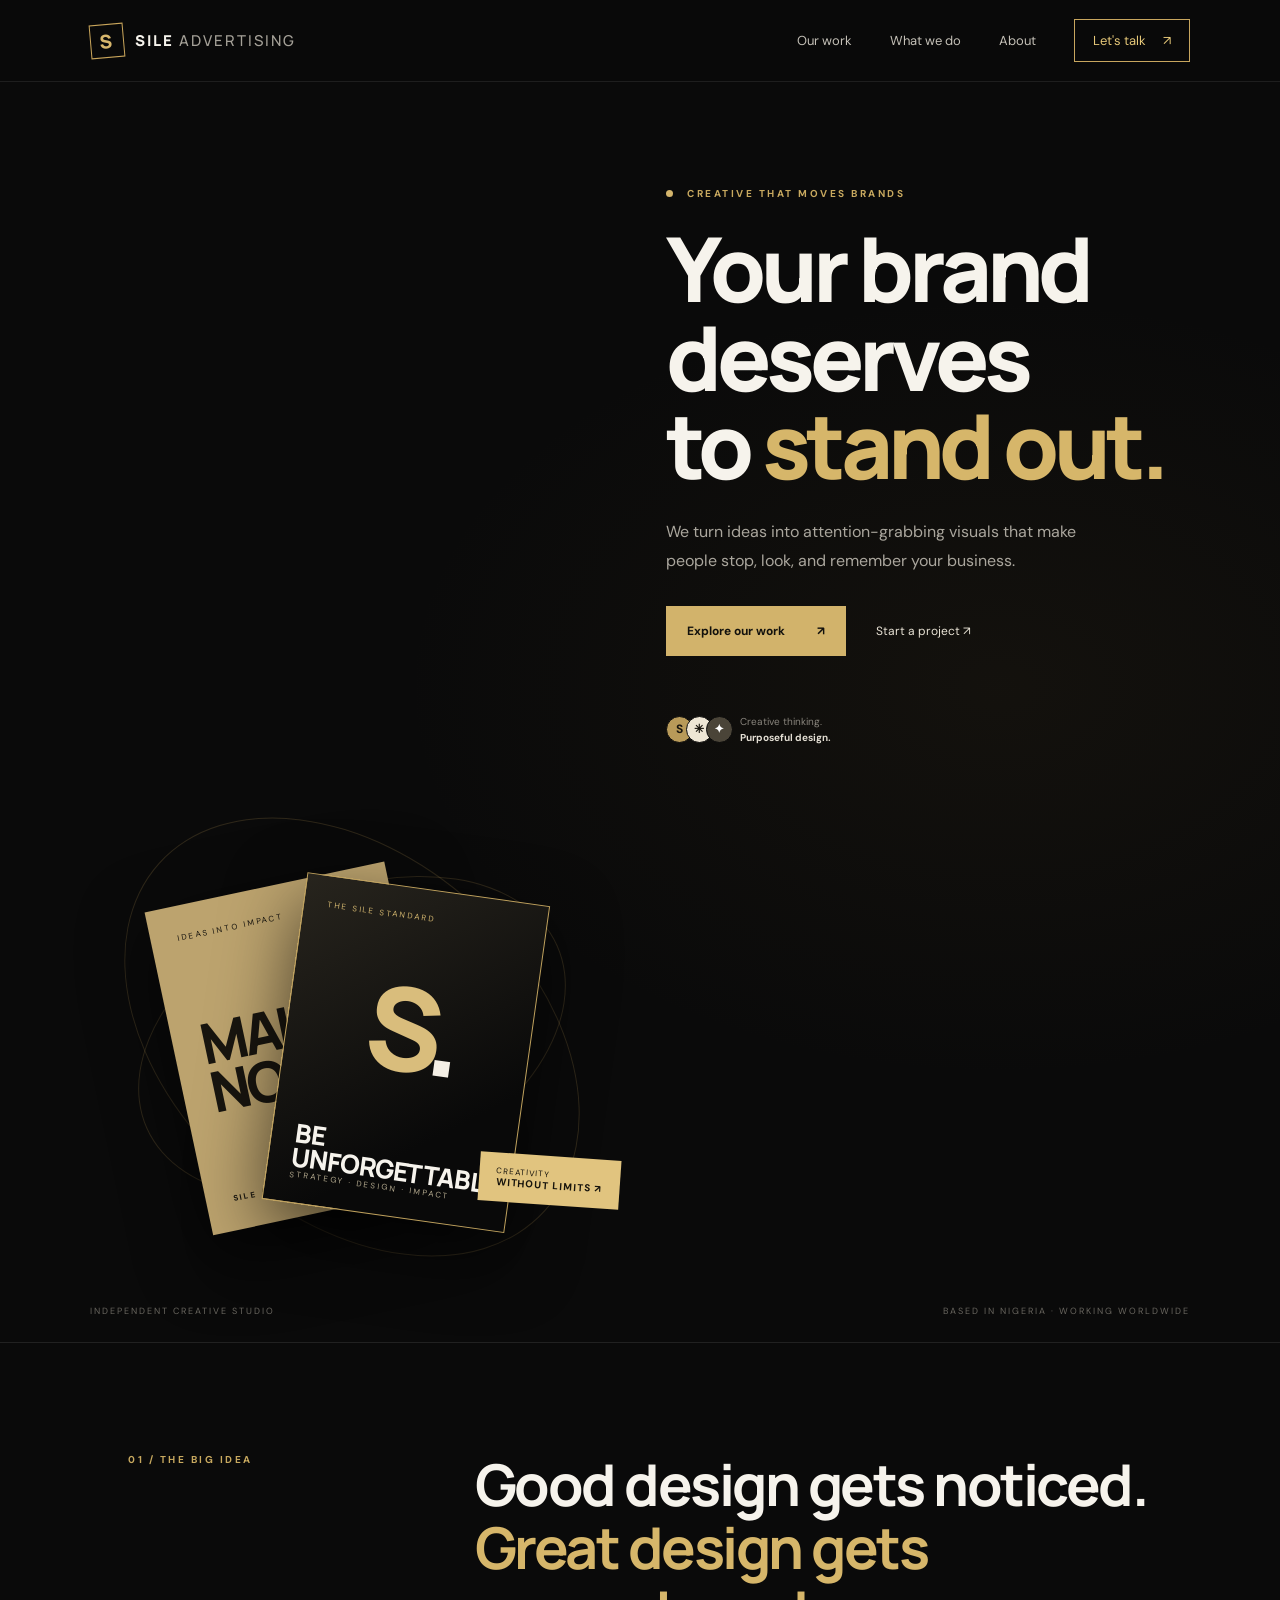
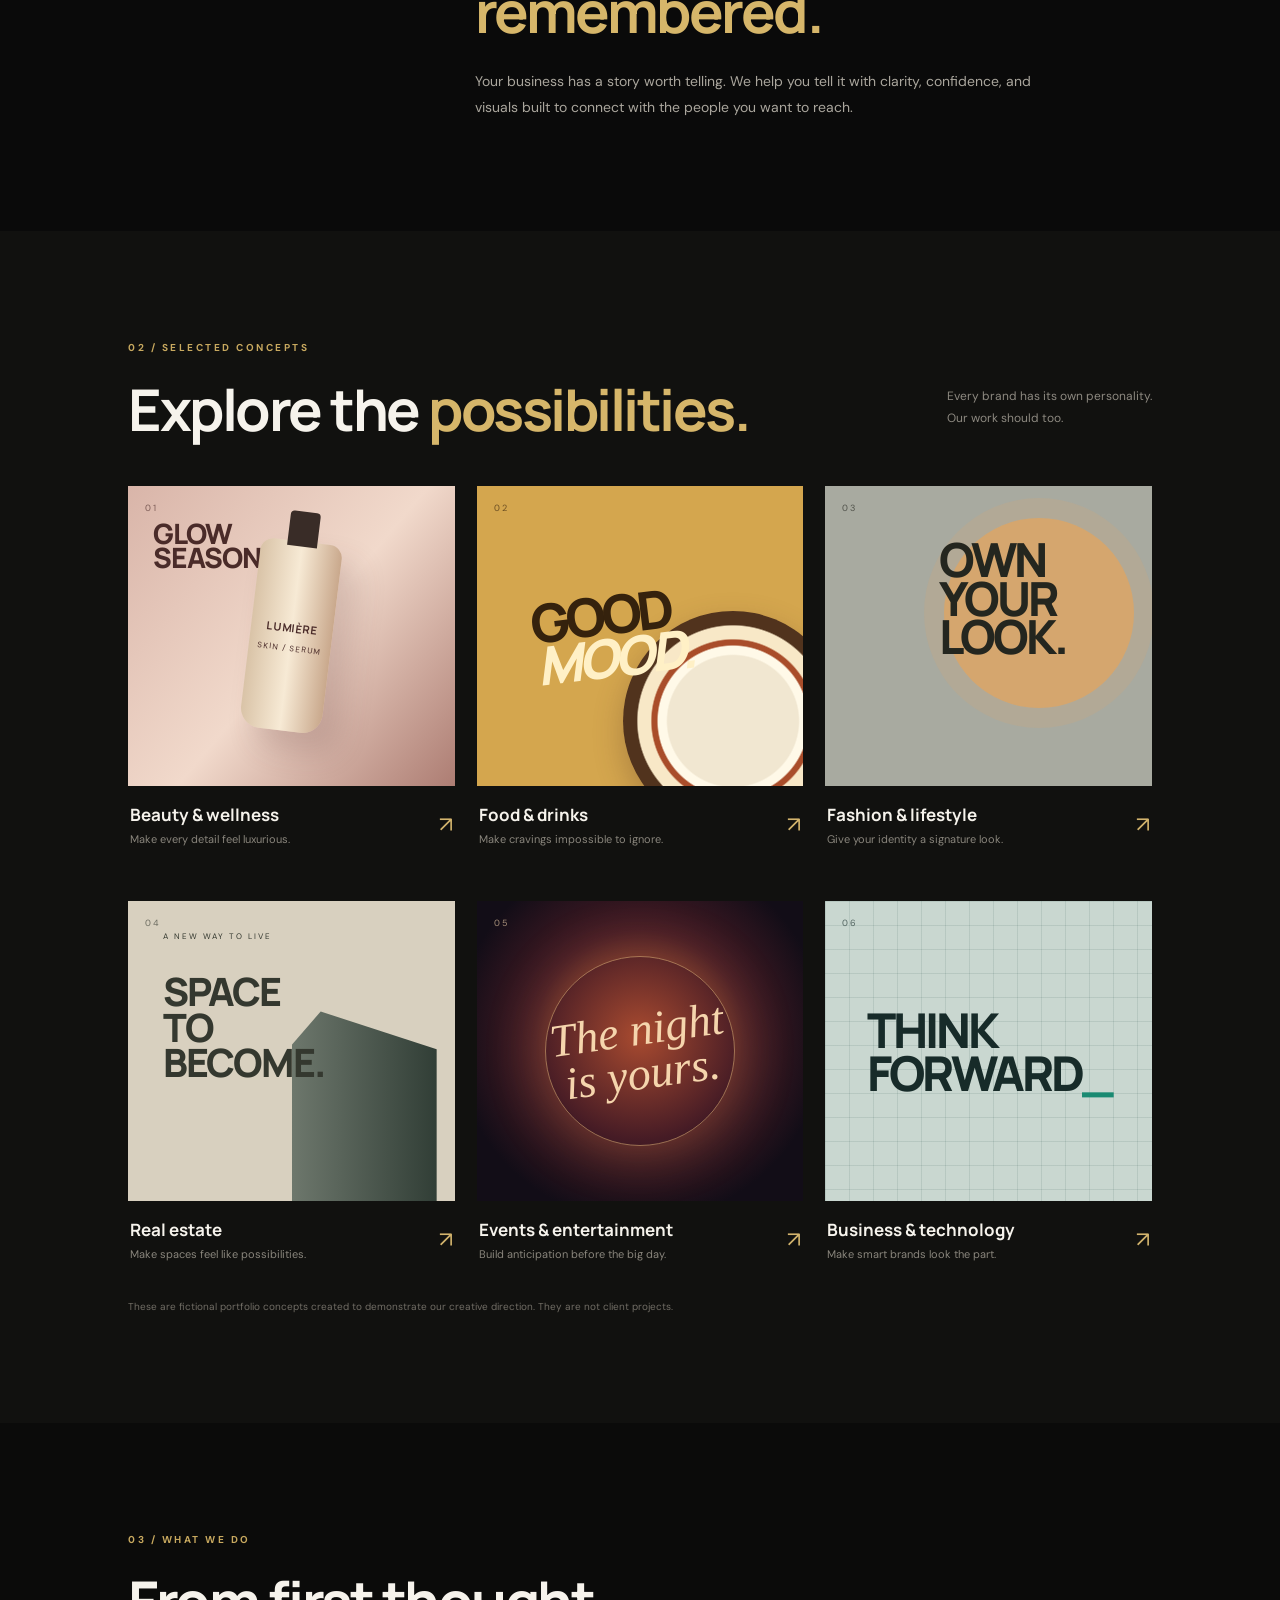
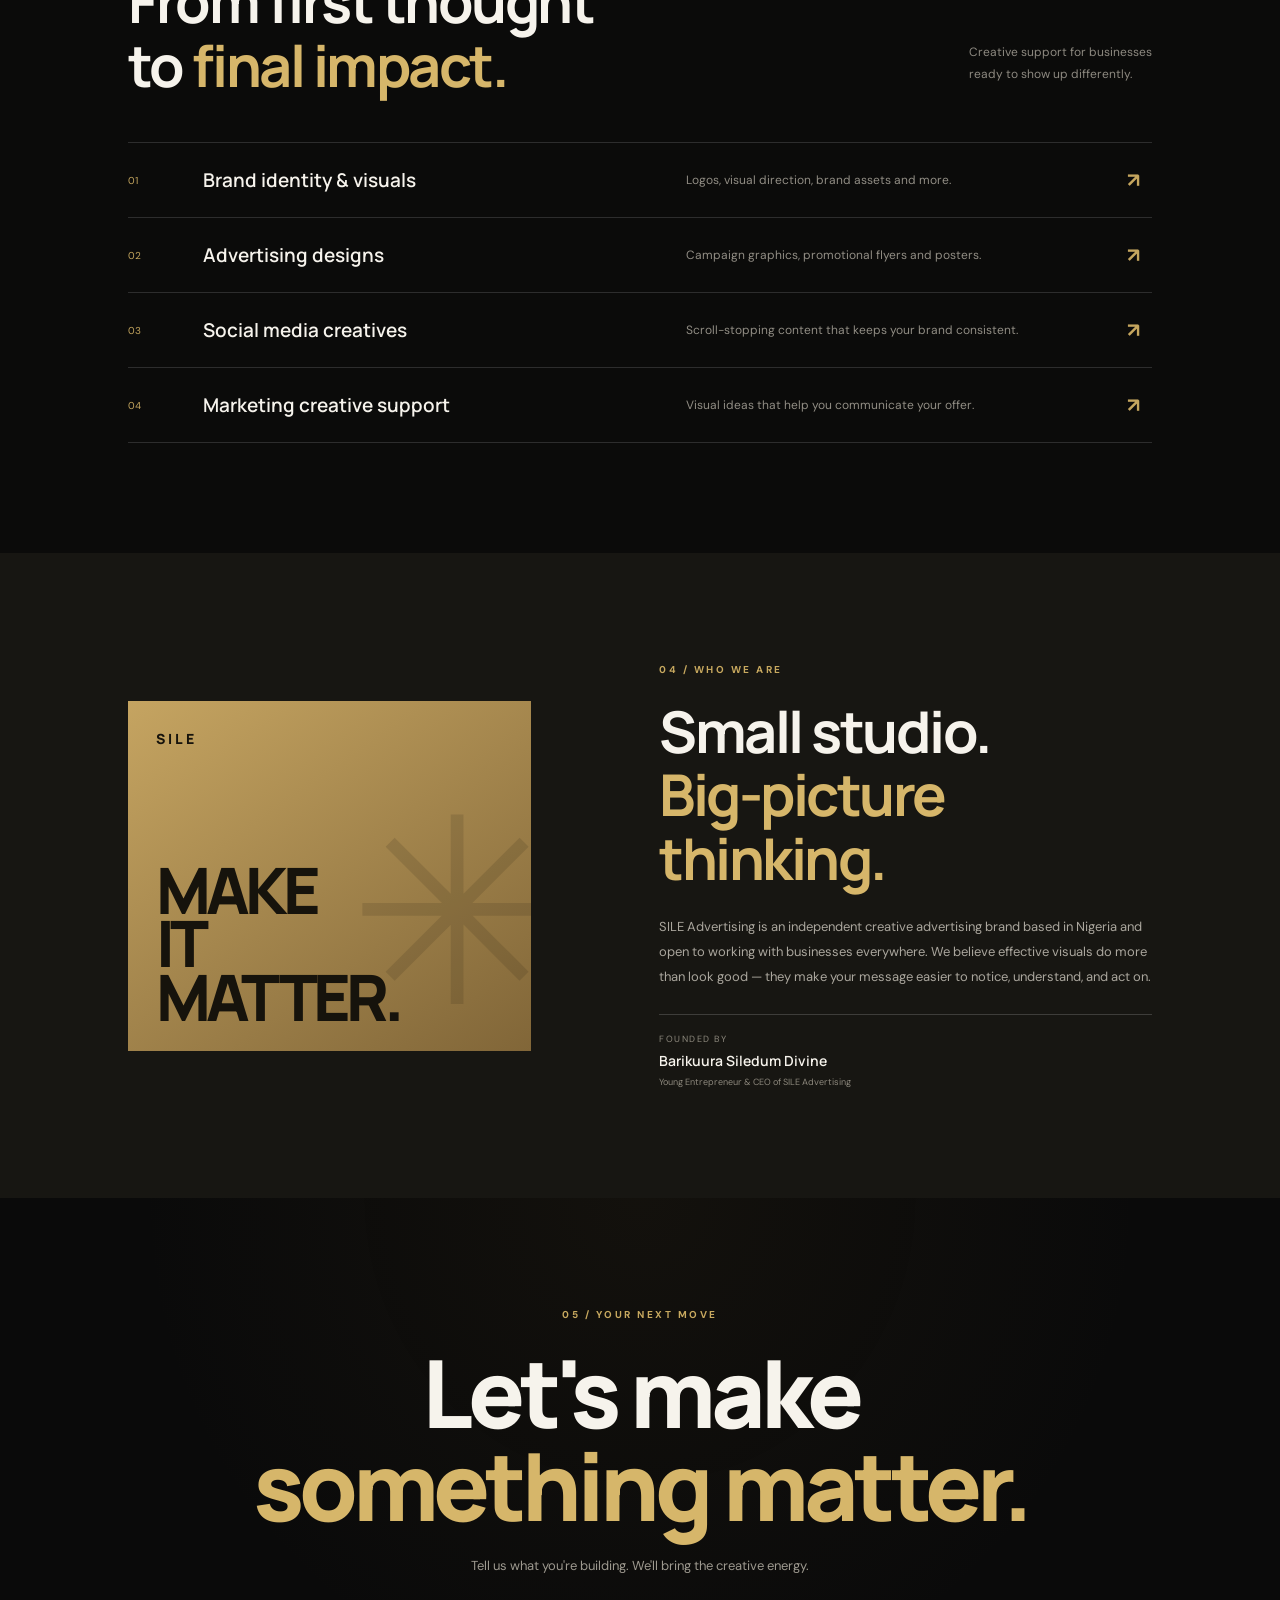
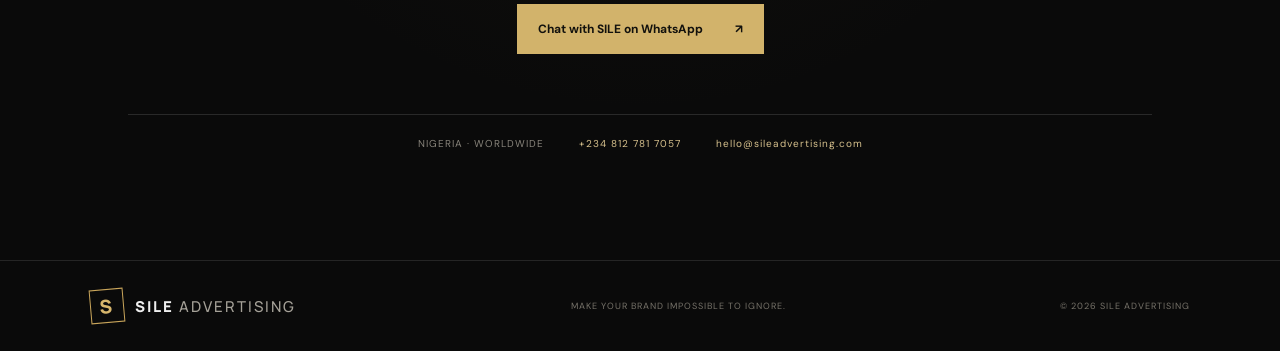
<file: index.html>
<!DOCTYPE html>
<html lang="en">
<head>
  <meta charset="UTF-8"><meta name="viewport" content="width=device-width, initial-scale=1">
  <meta name="description" content="SILE Advertising creates bold, strategic advertising designs for brands and businesses in Nigeria and worldwide.">
  <meta name="theme-color" content="#090909">
  <title>SILE Advertising — Make Your Brand Impossible to Ignore</title>
  <link rel="preconnect" href="https://fonts.googleapis.com">
  <link rel="preconnect" href="https://fonts.gstatic.com" crossorigin>
  <link href="https://fonts.googleapis.com/css2?family=DM+Sans:wght@400;500;600;700&family=Manrope:wght@400;500;600;700;800&display=swap" rel="stylesheet">
  <link rel="stylesheet" href="styles.css">
</head>
<body>
<header class="site-header">
  <a class="brand" href="index.html" aria-label="SILE Advertising home"><span class="brand-mark">S</span><span>SILE<span class="brand-light"> ADVERTISING</span></span></a>
  <button class="menu-toggle" aria-label="Open menu" aria-expanded="false"><span></span><span></span></button>
  <nav class="main-nav">
    <a href="#work">Our work</a><a href="#services">What we do</a><a href="#about">About</a><a href="#contact" class="nav-cta">Let's talk <span>↗</span></a>
  </nav>
</header>
<main>
<section class="hero">
  <div class="hero-noise"></div><div class="hero-copy">
    <p class="eyebrow"><i></i> CREATIVE THAT MOVES BRANDS</p>
    <h1>Your brand deserves<br>to <em>stand out.</em></h1>
    <p class="hero-text">We turn ideas into attention-grabbing visuals that make people stop, look, and remember your business.</p>
    <div class="hero-actions"><a class="button button-gold" href="#work">Explore our work <span>↗</span></a><a class="text-link" href="https://wa.me/2348127817057?text=Hello%20SILE%20Advertising%2C%20I%27d%20like%20to%20discuss%20a%20project.">Start a project <span>↗</span></a></div>
    <div class="hero-proof"><div class="proof-avatars"><b>S</b><b>✳</b><b>✦</b></div><span>Creative thinking.<br><strong>Purposeful design.</strong></span></div>
  </div>
  <div class="hero-art" aria-label="Abstract gold and black creative design composition">
    <div class="art-orbit orbit-one"></div><div class="art-orbit orbit-two"></div>
    <div class="art-card art-back"><span>IDEAS INTO IMPACT</span><b>MAKE<br>NOISE.</b><small>SILE / CREATIVE STUDIO</small></div>
    <div class="art-card art-front"><span class="mini-label">THE SILE STANDARD</span><div class="art-symbol">S<span>.</span></div><strong>BE<br>UNFORGETTABLE.</strong><small>STRATEGY · DESIGN · IMPACT</small></div>
    <div class="floating-tag">CREATIVITY<br><b>WITHOUT LIMITS ↗</b></div>
  </div>
  <div class="hero-bottom"><span>INDEPENDENT CREATIVE STUDIO</span><span>BASED IN NIGERIA · WORKING WORLDWIDE</span></div>
</section>

<section class="intro section-pad">
  <p class="eyebrow">01 / THE BIG IDEA</p><div><h2>Good design gets noticed.<br><em>Great design gets remembered.</em></h2><p class="intro-text">Your business has a story worth telling. We help you tell it with clarity, confidence, and visuals built to connect with the people you want to reach.</p></div>
</section>

<section class="work-section section-pad" id="work">
  <div class="section-heading"><div><p class="eyebrow">02 / SELECTED CONCEPTS</p><h2>Explore the <em>possibilities.</em></h2></div><p>Every brand has its own personality.<br>Our work should too.</p></div>
  <div class="category-grid">
    <a class="category-tile tile-beauty" href="beauty.html"><div class="tile-visual beauty-visual"><span class="beauty-stamp">GLOW<br>SEASON</span><div class="beauty-bottle">LUMIÈRE<small>SKIN / SERUM</small></div><span class="tile-index">01</span></div><div class="tile-meta"><div><h3>Beauty &amp; wellness</h3><p>Make every detail feel luxurious.</p></div><span class="tile-arrow">↗</span></div></a>
    <a class="category-tile tile-food" href="food.html"><div class="tile-visual food-visual"><span class="food-word">GOOD<br><i>MOOD.</i></span><div class="food-plate"></div><span class="tile-index">02</span></div><div class="tile-meta"><div><h3>Food &amp; drinks</h3><p>Make cravings impossible to ignore.</p></div><span class="tile-arrow">↗</span></div></a>
    <a class="category-tile tile-fashion" href="fashion.html"><div class="tile-visual fashion-visual"><span class="fashion-word">OWN<br>YOUR<br>LOOK.</span><div class="fashion-sun"></div><span class="tile-index">03</span></div><div class="tile-meta"><div><h3>Fashion &amp; lifestyle</h3><p>Give your identity a signature look.</p></div><span class="tile-arrow">↗</span></div></a>
    <a class="category-tile tile-property" href="real-estate.html"><div class="tile-visual property-visual"><span class="property-kicker">A NEW WAY TO LIVE</span><strong>SPACE<br>TO<br>BECOME.</strong><div class="property-block"></div><span class="tile-index">04</span></div><div class="tile-meta"><div><h3>Real estate</h3><p>Make spaces feel like possibilities.</p></div><span class="tile-arrow">↗</span></div></a>
    <a class="category-tile tile-events" href="events.html"><div class="tile-visual events-visual"><span class="event-script">The night<br>is yours.</span><div class="event-glow"></div><span class="tile-index">05</span></div><div class="tile-meta"><div><h3>Events &amp; entertainment</h3><p>Build anticipation before the big day.</p></div><span class="tile-arrow">↗</span></div></a>
    <a class="category-tile tile-tech" href="business-tech.html"><div class="tile-visual tech-visual"><span class="tech-grid"></span><span class="tech-title">THINK<br>FORWARD<span>_</span></span><span class="tile-index">06</span></div><div class="tile-meta"><div><h3>Business &amp; technology</h3><p>Make smart brands look the part.</p></div><span class="tile-arrow">↗</span></div></a>
  </div>
  <p class="concept-note">These are fictional portfolio concepts created to demonstrate our creative direction. They are not client projects.</p>
</section>

<section class="services-section section-pad" id="services">
  <div class="section-heading"><div><p class="eyebrow">03 / WHAT WE DO</p><h2>From first thought<br>to <em>final impact.</em></h2></div><p>Creative support for businesses<br>ready to show up differently.</p></div>
  <div class="service-list">
    <div class="service-row"><span>01</span><h3>Brand identity &amp; visuals</h3><p>Logos, visual direction, brand assets and more.</p><b>↗</b></div>
    <div class="service-row"><span>02</span><h3>Advertising designs</h3><p>Campaign graphics, promotional flyers and posters.</p><b>↗</b></div>
    <div class="service-row"><span>03</span><h3>Social media creatives</h3><p>Scroll-stopping content that keeps your brand consistent.</p><b>↗</b></div>
    <div class="service-row"><span>04</span><h3>Marketing creative support</h3><p>Visual ideas that help you communicate your offer.</p><b>↗</b></div>
  </div>
</section>

<section class="about-section section-pad" id="about">
  <div class="about-mark"><span>SILE</span><b>MAKE<br>IT<br>MATTER.</b><i>✳</i></div>
  <div class="about-copy"><p class="eyebrow">04 / WHO WE ARE</p><h2>Small studio.<br><em>Big-picture thinking.</em></h2><p>SILE Advertising is an independent creative advertising brand based in Nigeria and open to working with businesses everywhere. We believe effective visuals do more than look good — they make your message easier to notice, understand, and act on.</p><div class="founder-line"><span>FOUNDED BY</span><strong>Barikuura Siledum Divine</strong><small>Young Entrepreneur &amp; CEO of SILE Advertising</small></div></div>
</section>

<section class="contact-section section-pad" id="contact">
  <p class="eyebrow">05 / YOUR NEXT MOVE</p><h2>Let's make<br><em>something matter.</em></h2><p>Tell us what you're building. We'll bring the creative energy.</p>
  <a class="button button-gold" href="https://wa.me/2348127817057?text=Hello%20SILE%20Advertising%2C%20I%27d%20like%20to%20start%20a%20project.">Chat with SILE on WhatsApp <span>↗</span></a>
  <div class="contact-details"><span>NIGERIA · WORLDWIDE</span><a href="https://wa.me/2348127817057">+234 812 781 7057</a><a href="mailto:hello@sileadvertising.com">hello@sileadvertising.com</a></div>
</section>
</main>
<footer class="site-footer"><a class="brand" href="index.html"><span class="brand-mark">S</span><span>SILE<span class="brand-light"> ADVERTISING</span></span></a><span>MAKE YOUR BRAND IMPOSSIBLE TO IGNORE.</span><span>© <span id="year"></span> SILE ADVERTISING</span></footer>
<script src="script.js"></script>
</body></html>
</file>
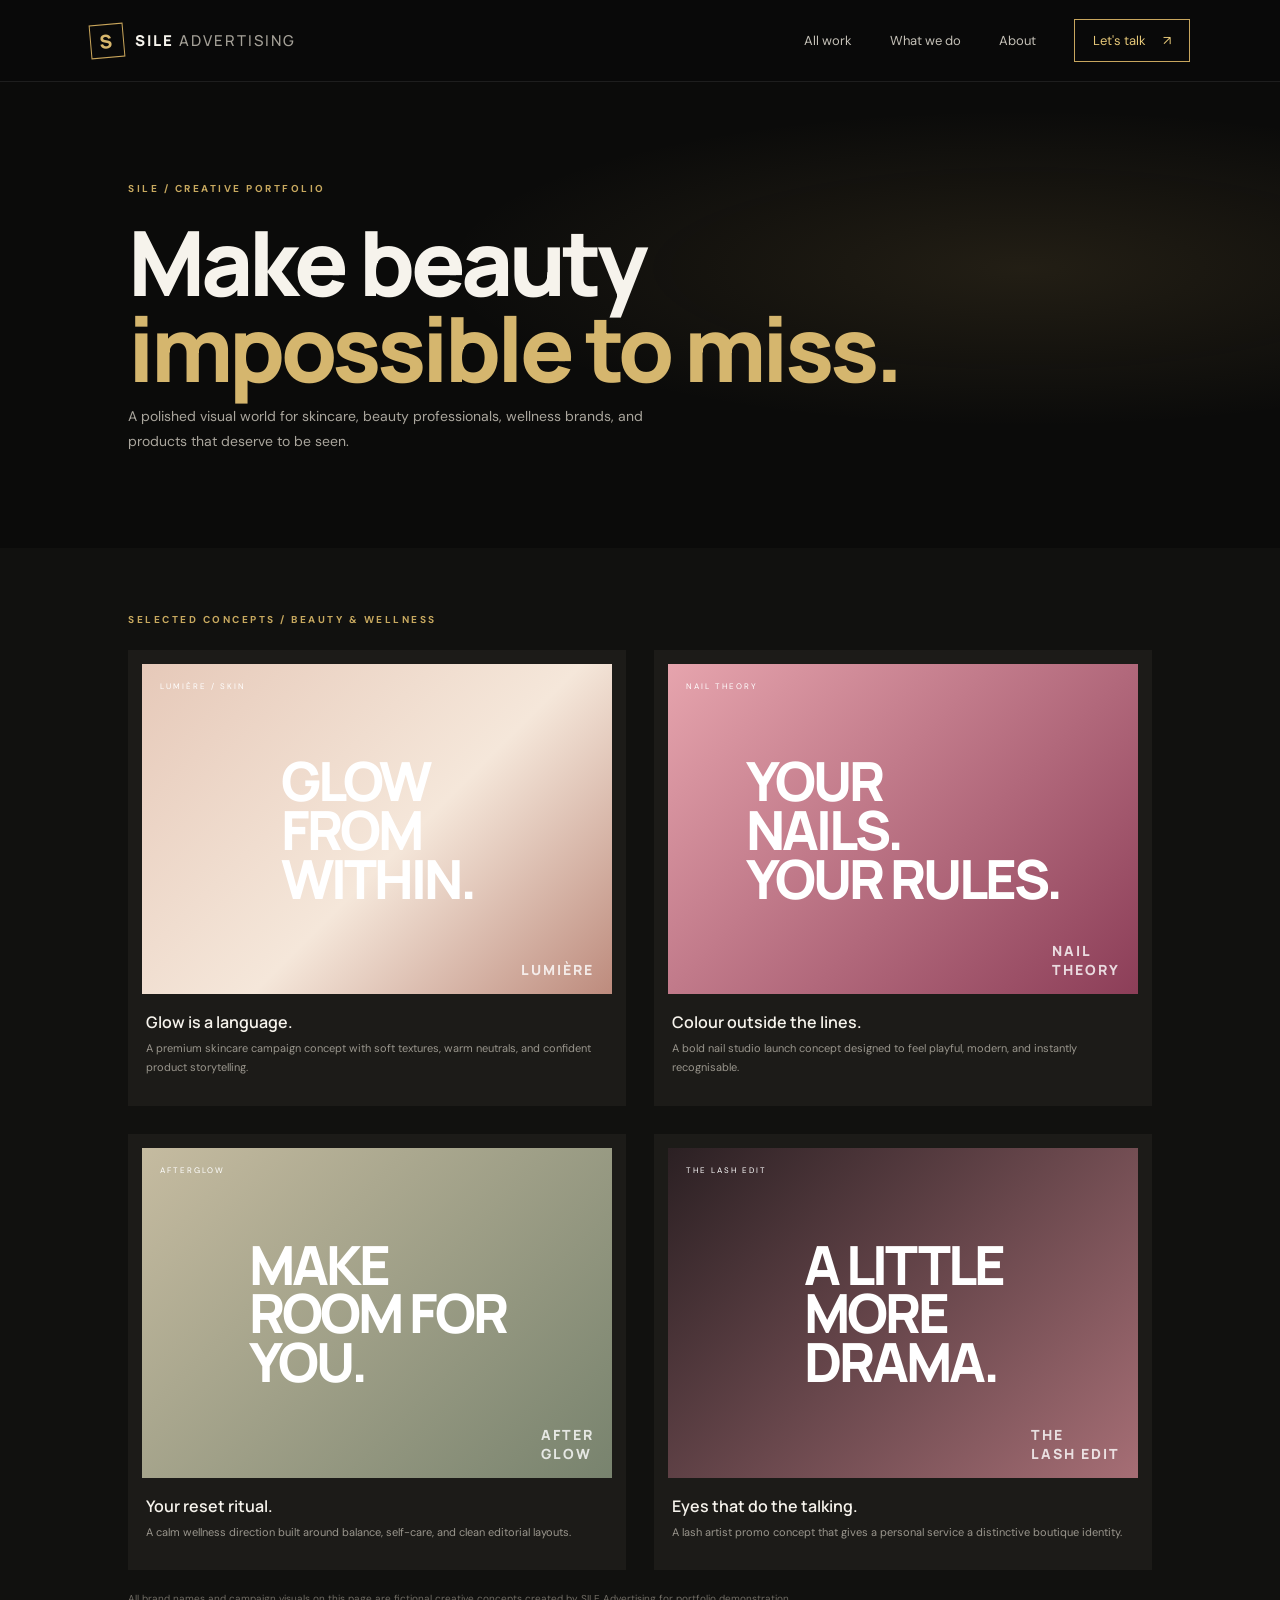
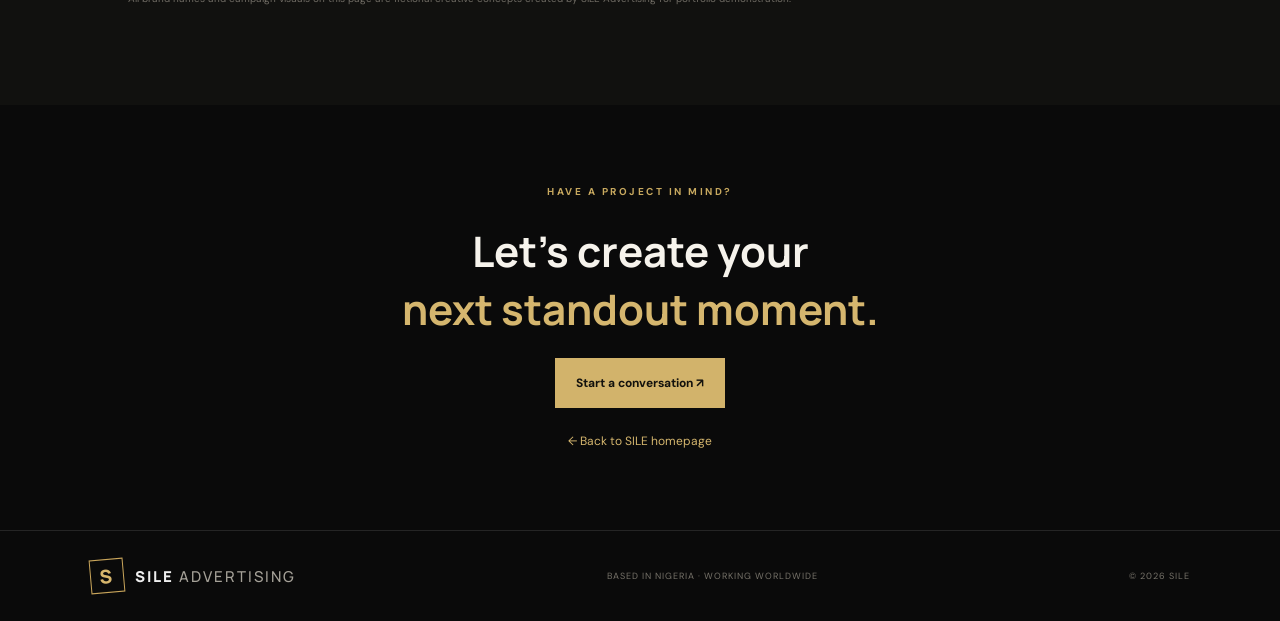
<file: beauty.html>
<!DOCTYPE html><html lang="en"><head><meta charset="UTF-8"><meta name="viewport" content="width=device-width, initial-scale=1"><meta name="description" content="SILE Advertising Beauty & wellness creative portfolio concepts."><meta name="theme-color" content="#090909"><title>Beauty & wellness — SILE Advertising</title><link rel="preconnect" href="https://fonts.googleapis.com"><link rel="preconnect" href="https://fonts.gstatic.com" crossorigin><link href="https://fonts.googleapis.com/css2?family=DM+Sans:wght@400;500;600;700&family=Manrope:wght@400;500;600;700;800&display=swap" rel="stylesheet"><link rel="stylesheet" href="styles.css"></head><body>
<header class="site-header"><a class="brand" href="index.html"><span class="brand-mark">S</span><span>SILE<span class="brand-light"> ADVERTISING</span></span></a><button class="menu-toggle" aria-label="Open menu" aria-expanded="false"><span></span><span></span></button><nav class="main-nav"><a href="index.html#work">All work</a><a href="index.html#services">What we do</a><a href="index.html#about">About</a><a href="https://wa.me/2348127817057?text=Hello%20SILE%20Advertising%2C%20I%27d%20like%20to%20discuss%20a%20project." class="nav-cta">Let's talk <span>↗</span></a></nav></header>
<main><section class="detail-hero"><p class="eyebrow">SILE / CREATIVE PORTFOLIO</p><h1>Make beauty<br><em>impossible to miss.</em></h1><p>A polished visual world for skincare, beauty professionals, wellness brands, and products that deserve to be seen.</p></section><section class="detail-work"><p class="eyebrow">SELECTED CONCEPTS / BEAUTY & WELLNESS</p><div class="detail-grid"><article class="concept-card"><div class="concept-art" style="background:linear-gradient(135deg,#e6c9b9,#f5e7da 55%,#bd8b7d);color:#fff"><span class="concept-tag">LUMIÈRE / SKIN</span><div class="big-type">GLOW<br>FROM<br>WITHIN.</div><div style="position:absolute;right:18px;bottom:15px;font:800 14px Manrope;letter-spacing:2px;opacity:.8">LUMIÈRE</div></div><h3>Glow is a language.</h3><p>A premium skincare campaign concept with soft textures, warm neutrals, and confident product storytelling.</p></article><article class="concept-card"><div class="concept-art" style="background:linear-gradient(135deg,#e6a4ad,#8c3e58);color:#fff"><span class="concept-tag">NAIL THEORY</span><div class="big-type">YOUR<br>NAILS.<br>YOUR RULES.</div><div style="position:absolute;right:18px;bottom:15px;font:800 14px Manrope;letter-spacing:2px;opacity:.8">NAIL<br>THEORY</div></div><h3>Colour outside the lines.</h3><p>A bold nail studio launch concept designed to feel playful, modern, and instantly recognisable.</p></article><article class="concept-card"><div class="concept-art" style="background:linear-gradient(135deg,#c5bba0,#78836e);color:#fff"><span class="concept-tag">AFTERGLOW</span><div class="big-type">MAKE<br>ROOM FOR<br>YOU.</div><div style="position:absolute;right:18px;bottom:15px;font:800 14px Manrope;letter-spacing:2px;opacity:.8">AFTER<br>GLOW</div></div><h3>Your reset ritual.</h3><p>A calm wellness direction built around balance, self-care, and clean editorial layouts.</p></article><article class="concept-card"><div class="concept-art" style="background:linear-gradient(135deg,#2b2023,#a66e75);color:#fff"><span class="concept-tag">THE LASH EDIT</span><div class="big-type">A LITTLE<br>MORE<br>DRAMA.</div><div style="position:absolute;right:18px;bottom:15px;font:800 14px Manrope;letter-spacing:2px;opacity:.8">THE<br>LASH EDIT</div></div><h3>Eyes that do the talking.</h3><p>A lash artist promo concept that gives a personal service a distinctive boutique identity.</p></article></div><p class="concept-note">All brand names and campaign visuals on this page are fictional creative concepts created by SILE Advertising for portfolio demonstration.</p></section><section class="detail-cta"><p class="eyebrow">HAVE A PROJECT IN MIND?</p><h2>Let's create your<br><em>next standout moment.</em></h2><a class="button button-gold" href="https://wa.me/2348127817057?text=Hello%20SILE%20Advertising%2C%20I%27d%20like%20to%20start%20a%20project.">Start a conversation ↗</a><br><a class="back-link" href="index.html">← Back to SILE homepage</a></section></main><footer class="site-footer"><a class="brand" href="index.html"><span class="brand-mark">S</span><span>SILE<span class="brand-light"> ADVERTISING</span></span></a><span>BASED IN NIGERIA · WORKING WORLDWIDE</span><span>© <span id="year"></span> SILE</span></footer><script src="script.js"></script></body></html>
</file>
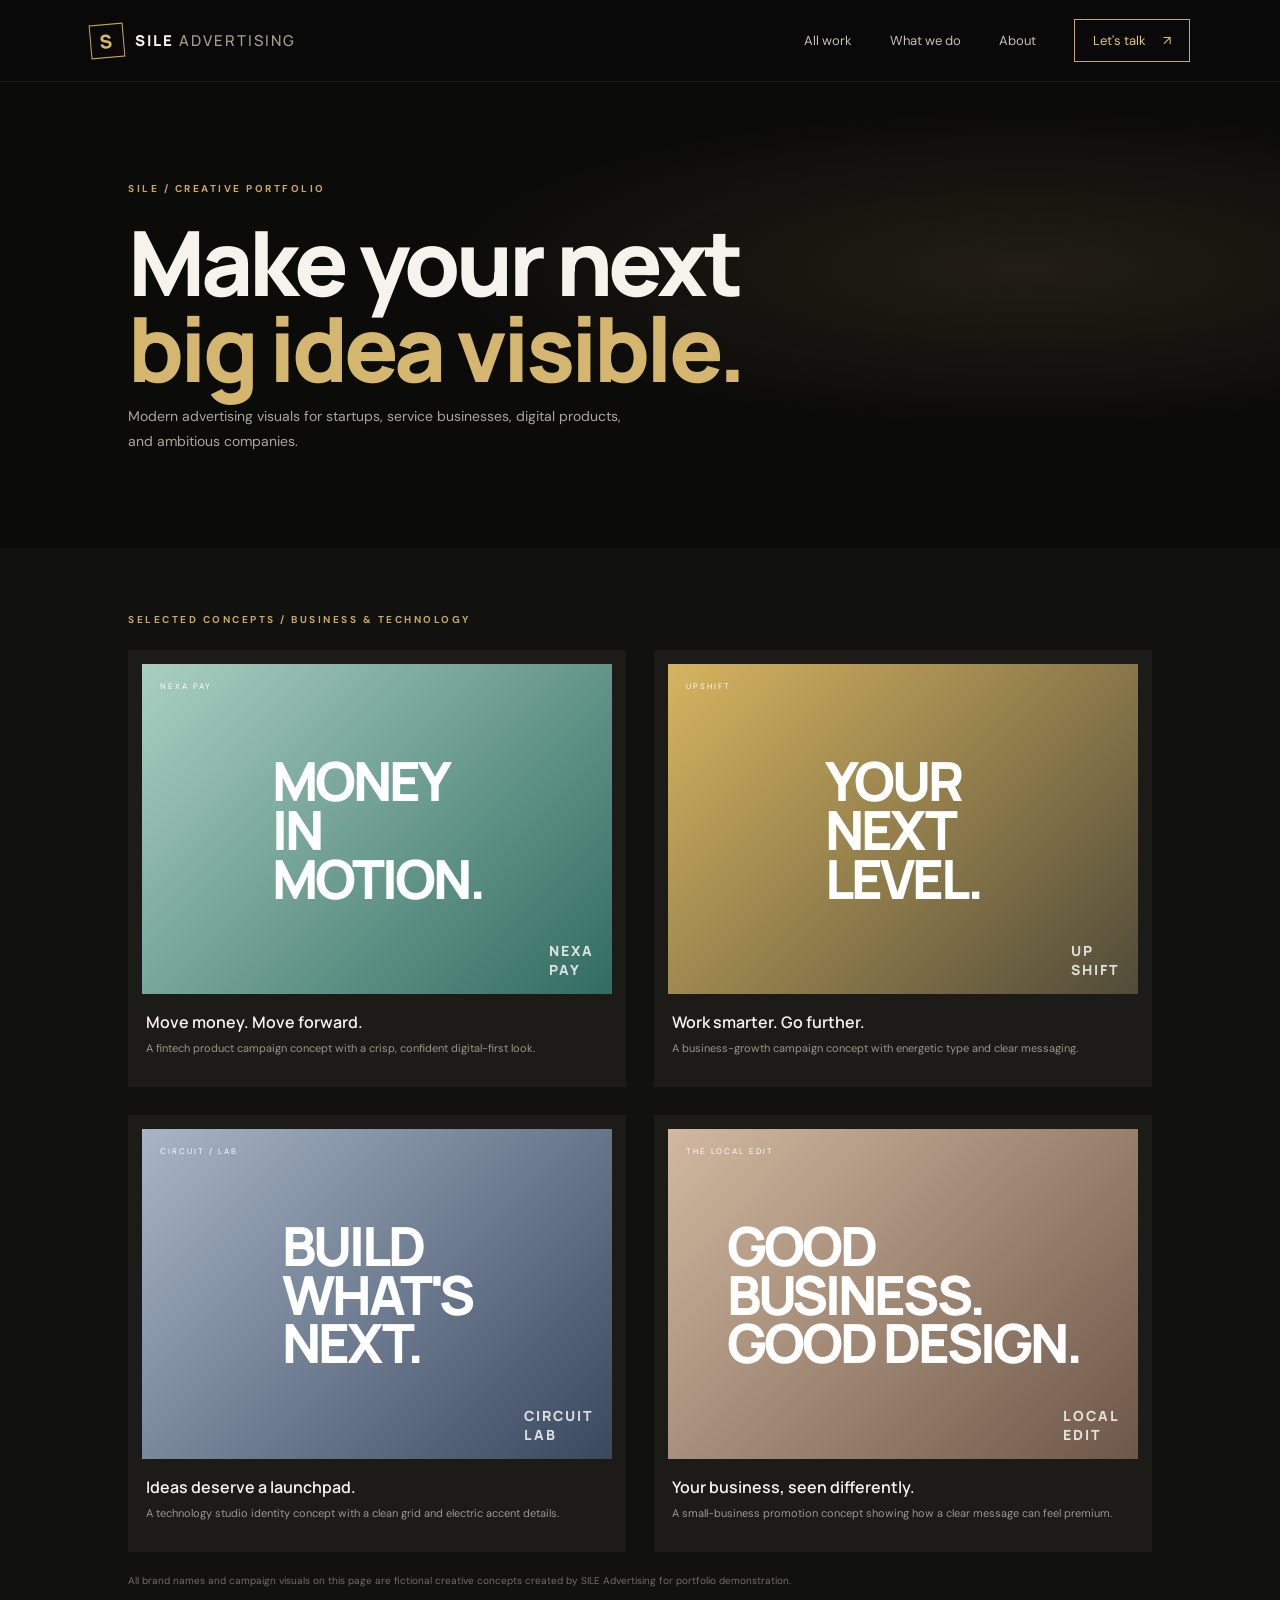
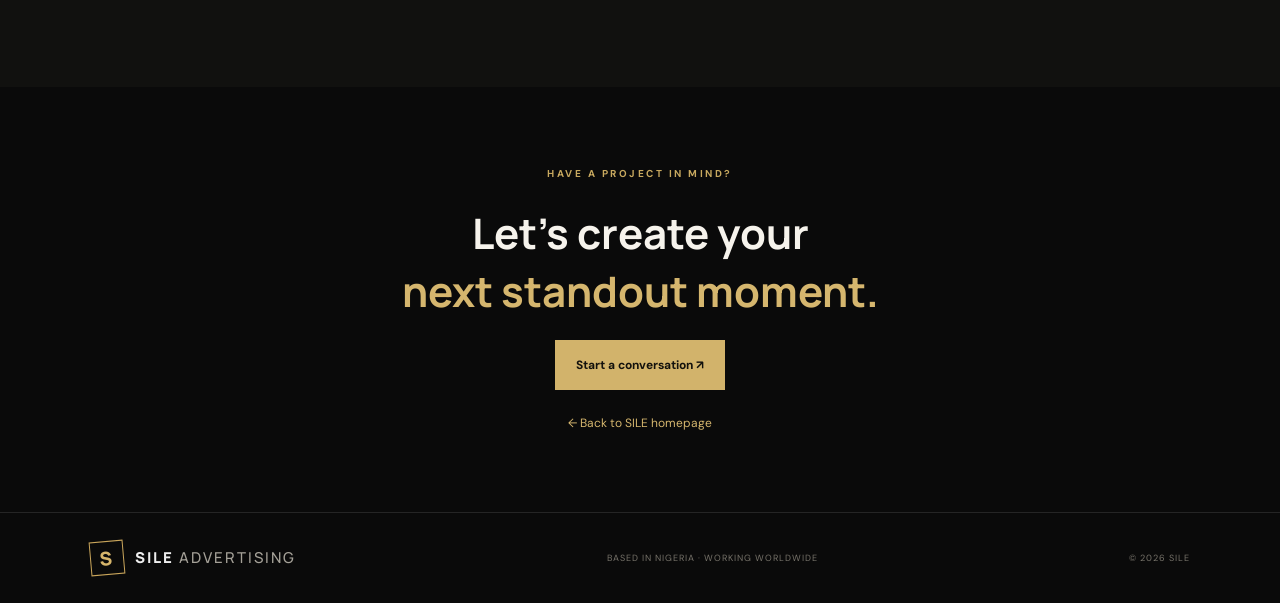
<file: business-tech.html>
<!DOCTYPE html><html lang="en"><head><meta charset="UTF-8"><meta name="viewport" content="width=device-width, initial-scale=1"><meta name="description" content="SILE Advertising Business & technology creative portfolio concepts."><meta name="theme-color" content="#090909"><title>Business & technology — SILE Advertising</title><link rel="preconnect" href="https://fonts.googleapis.com"><link rel="preconnect" href="https://fonts.gstatic.com" crossorigin><link href="https://fonts.googleapis.com/css2?family=DM+Sans:wght@400;500;600;700&family=Manrope:wght@400;500;600;700;800&display=swap" rel="stylesheet"><link rel="stylesheet" href="styles.css"></head><body>
<header class="site-header"><a class="brand" href="index.html"><span class="brand-mark">S</span><span>SILE<span class="brand-light"> ADVERTISING</span></span></a><button class="menu-toggle" aria-label="Open menu" aria-expanded="false"><span></span><span></span></button><nav class="main-nav"><a href="index.html#work">All work</a><a href="index.html#services">What we do</a><a href="index.html#about">About</a><a href="https://wa.me/2348127817057?text=Hello%20SILE%20Advertising%2C%20I%27d%20like%20to%20discuss%20a%20project." class="nav-cta">Let's talk <span>↗</span></a></nav></header>
<main><section class="detail-hero"><p class="eyebrow">SILE / CREATIVE PORTFOLIO</p><h1>Make your next<br><em>big idea visible.</em></h1><p>Modern advertising visuals for startups, service businesses, digital products, and ambitious companies.</p></section><section class="detail-work"><p class="eyebrow">SELECTED CONCEPTS / BUSINESS & TECHNOLOGY</p><div class="detail-grid"><article class="concept-card"><div class="concept-art" style="background:linear-gradient(135deg,#a9cfc2,#326c61);color:#fff"><span class="concept-tag">NEXA PAY</span><div class="big-type">MONEY<br>IN<br>MOTION.</div><div style="position:absolute;right:18px;bottom:15px;font:800 14px Manrope;letter-spacing:2px;opacity:.8">NEXA<br>PAY</div></div><h3>Move money. Move forward.</h3><p>A fintech product campaign concept with a crisp, confident digital-first look.</p></article><article class="concept-card"><div class="concept-art" style="background:linear-gradient(135deg,#d6b45f,#514b39);color:#fff"><span class="concept-tag">UPSHIFT</span><div class="big-type">YOUR<br>NEXT<br>LEVEL.</div><div style="position:absolute;right:18px;bottom:15px;font:800 14px Manrope;letter-spacing:2px;opacity:.8">UP<br>SHIFT</div></div><h3>Work smarter. Go further.</h3><p>A business-growth campaign concept with energetic type and clear messaging.</p></article><article class="concept-card"><div class="concept-art" style="background:linear-gradient(135deg,#a7b5c6,#39485f);color:#fff"><span class="concept-tag">CIRCUIT / LAB</span><div class="big-type">BUILD<br>WHAT'S<br>NEXT.</div><div style="position:absolute;right:18px;bottom:15px;font:800 14px Manrope;letter-spacing:2px;opacity:.8">CIRCUIT<br>LAB</div></div><h3>Ideas deserve a launchpad.</h3><p>A technology studio identity concept with a clean grid and electric accent details.</p></article><article class="concept-card"><div class="concept-art" style="background:linear-gradient(135deg,#d2b8a0,#6d5748);color:#fff"><span class="concept-tag">THE LOCAL EDIT</span><div class="big-type">GOOD<br>BUSINESS.<br>GOOD DESIGN.</div><div style="position:absolute;right:18px;bottom:15px;font:800 14px Manrope;letter-spacing:2px;opacity:.8">LOCAL<br>EDIT</div></div><h3>Your business, seen differently.</h3><p>A small-business promotion concept showing how a clear message can feel premium.</p></article></div><p class="concept-note">All brand names and campaign visuals on this page are fictional creative concepts created by SILE Advertising for portfolio demonstration.</p></section><section class="detail-cta"><p class="eyebrow">HAVE A PROJECT IN MIND?</p><h2>Let's create your<br><em>next standout moment.</em></h2><a class="button button-gold" href="https://wa.me/2348127817057?text=Hello%20SILE%20Advertising%2C%20I%27d%20like%20to%20start%20a%20project.">Start a conversation ↗</a><br><a class="back-link" href="index.html">← Back to SILE homepage</a></section></main><footer class="site-footer"><a class="brand" href="index.html"><span class="brand-mark">S</span><span>SILE<span class="brand-light"> ADVERTISING</span></span></a><span>BASED IN NIGERIA · WORKING WORLDWIDE</span><span>© <span id="year"></span> SILE</span></footer><script src="script.js"></script></body></html>
</file>
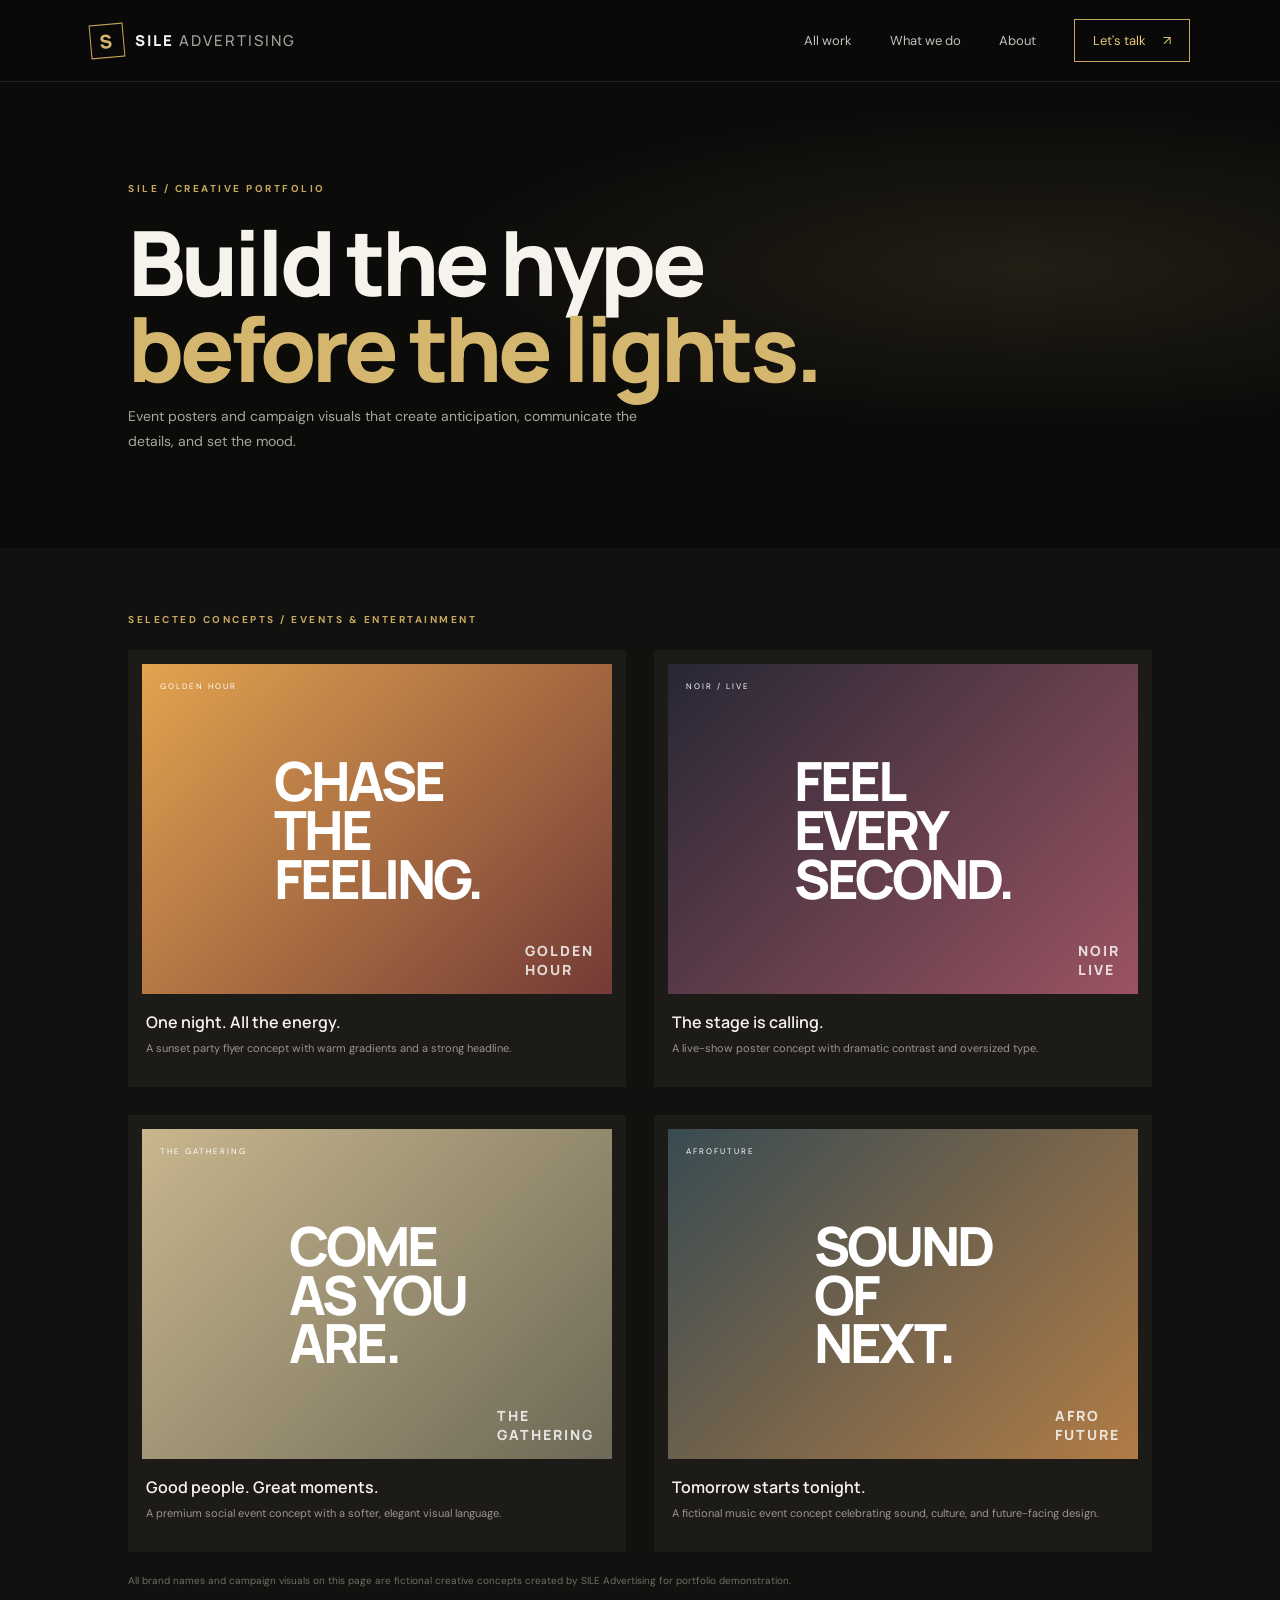
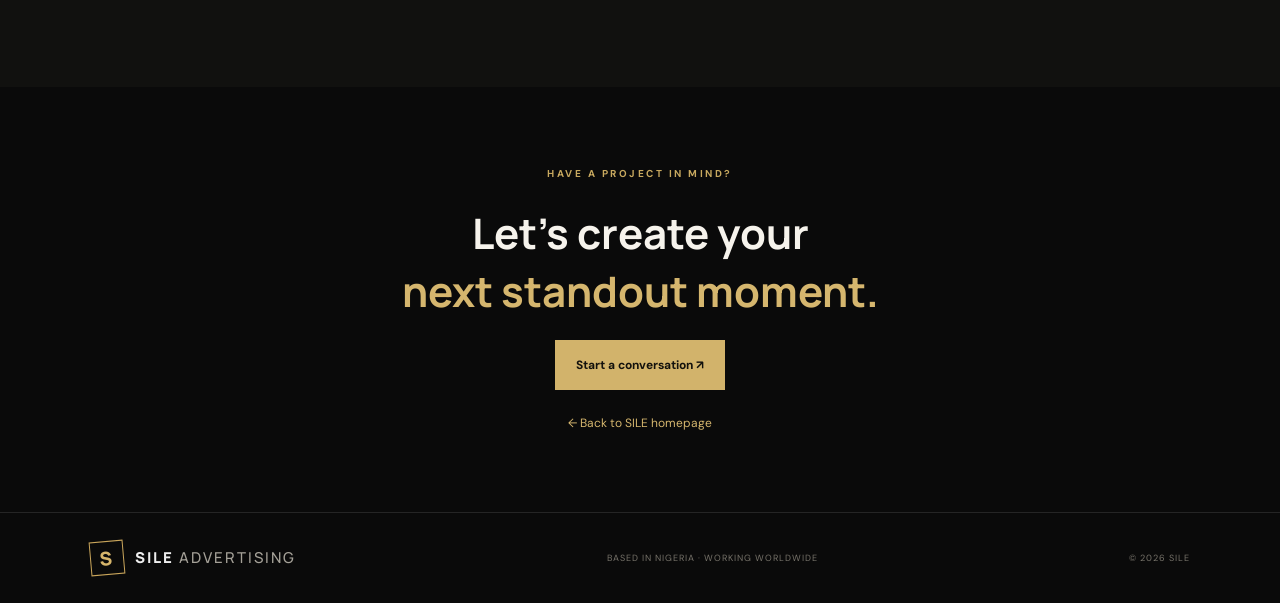
<file: events.html>
<!DOCTYPE html><html lang="en"><head><meta charset="UTF-8"><meta name="viewport" content="width=device-width, initial-scale=1"><meta name="description" content="SILE Advertising Events & entertainment creative portfolio concepts."><meta name="theme-color" content="#090909"><title>Events & entertainment — SILE Advertising</title><link rel="preconnect" href="https://fonts.googleapis.com"><link rel="preconnect" href="https://fonts.gstatic.com" crossorigin><link href="https://fonts.googleapis.com/css2?family=DM+Sans:wght@400;500;600;700&family=Manrope:wght@400;500;600;700;800&display=swap" rel="stylesheet"><link rel="stylesheet" href="styles.css"></head><body>
<header class="site-header"><a class="brand" href="index.html"><span class="brand-mark">S</span><span>SILE<span class="brand-light"> ADVERTISING</span></span></a><button class="menu-toggle" aria-label="Open menu" aria-expanded="false"><span></span><span></span></button><nav class="main-nav"><a href="index.html#work">All work</a><a href="index.html#services">What we do</a><a href="index.html#about">About</a><a href="https://wa.me/2348127817057?text=Hello%20SILE%20Advertising%2C%20I%27d%20like%20to%20discuss%20a%20project." class="nav-cta">Let's talk <span>↗</span></a></nav></header>
<main><section class="detail-hero"><p class="eyebrow">SILE / CREATIVE PORTFOLIO</p><h1>Build the hype<br><em>before the lights.</em></h1><p>Event posters and campaign visuals that create anticipation, communicate the details, and set the mood.</p></section><section class="detail-work"><p class="eyebrow">SELECTED CONCEPTS / EVENTS & ENTERTAINMENT</p><div class="detail-grid"><article class="concept-card"><div class="concept-art" style="background:linear-gradient(135deg,#e3a34f,#733b36);color:#fff"><span class="concept-tag">GOLDEN HOUR</span><div class="big-type">CHASE<br>THE<br>FEELING.</div><div style="position:absolute;right:18px;bottom:15px;font:800 14px Manrope;letter-spacing:2px;opacity:.8">GOLDEN<br>HOUR</div></div><h3>One night. All the energy.</h3><p>A sunset party flyer concept with warm gradients and a strong headline.</p></article><article class="concept-card"><div class="concept-art" style="background:linear-gradient(135deg,#272735,#9b5361);color:#fff"><span class="concept-tag">NOIR / LIVE</span><div class="big-type">FEEL<br>EVERY<br>SECOND.</div><div style="position:absolute;right:18px;bottom:15px;font:800 14px Manrope;letter-spacing:2px;opacity:.8">NOIR<br>LIVE</div></div><h3>The stage is calling.</h3><p>A live-show poster concept with dramatic contrast and oversized type.</p></article><article class="concept-card"><div class="concept-art" style="background:linear-gradient(135deg,#c8b68d,#6d6957);color:#fff"><span class="concept-tag">THE GATHERING</span><div class="big-type">COME<br>AS YOU<br>ARE.</div><div style="position:absolute;right:18px;bottom:15px;font:800 14px Manrope;letter-spacing:2px;opacity:.8">THE<br>GATHERING</div></div><h3>Good people. Great moments.</h3><p>A premium social event concept with a softer, elegant visual language.</p></article><article class="concept-card"><div class="concept-art" style="background:linear-gradient(135deg,#384b52,#b17c46);color:#fff"><span class="concept-tag">AFROFUTURE</span><div class="big-type">SOUND<br>OF<br>NEXT.</div><div style="position:absolute;right:18px;bottom:15px;font:800 14px Manrope;letter-spacing:2px;opacity:.8">AFRO<br>FUTURE</div></div><h3>Tomorrow starts tonight.</h3><p>A fictional music event concept celebrating sound, culture, and future-facing design.</p></article></div><p class="concept-note">All brand names and campaign visuals on this page are fictional creative concepts created by SILE Advertising for portfolio demonstration.</p></section><section class="detail-cta"><p class="eyebrow">HAVE A PROJECT IN MIND?</p><h2>Let's create your<br><em>next standout moment.</em></h2><a class="button button-gold" href="https://wa.me/2348127817057?text=Hello%20SILE%20Advertising%2C%20I%27d%20like%20to%20start%20a%20project.">Start a conversation ↗</a><br><a class="back-link" href="index.html">← Back to SILE homepage</a></section></main><footer class="site-footer"><a class="brand" href="index.html"><span class="brand-mark">S</span><span>SILE<span class="brand-light"> ADVERTISING</span></span></a><span>BASED IN NIGERIA · WORKING WORLDWIDE</span><span>© <span id="year"></span> SILE</span></footer><script src="script.js"></script></body></html>
</file>
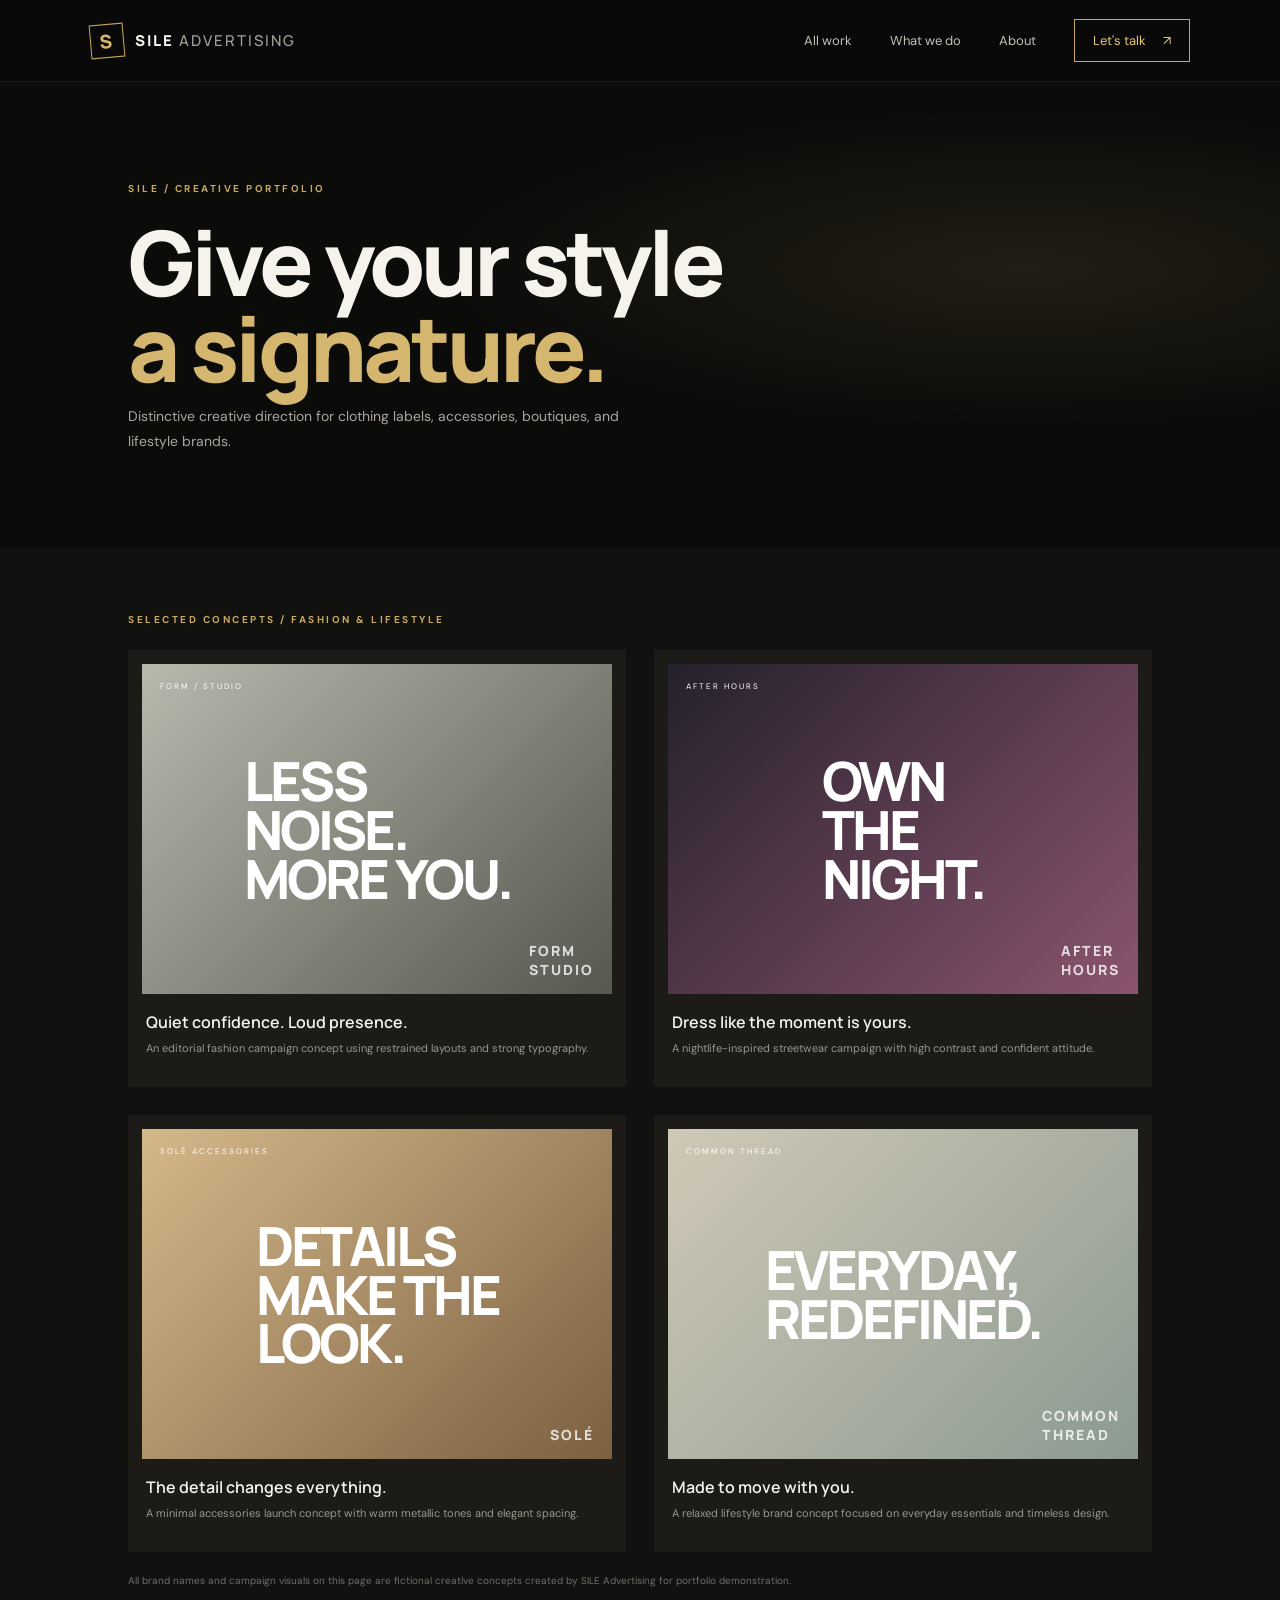
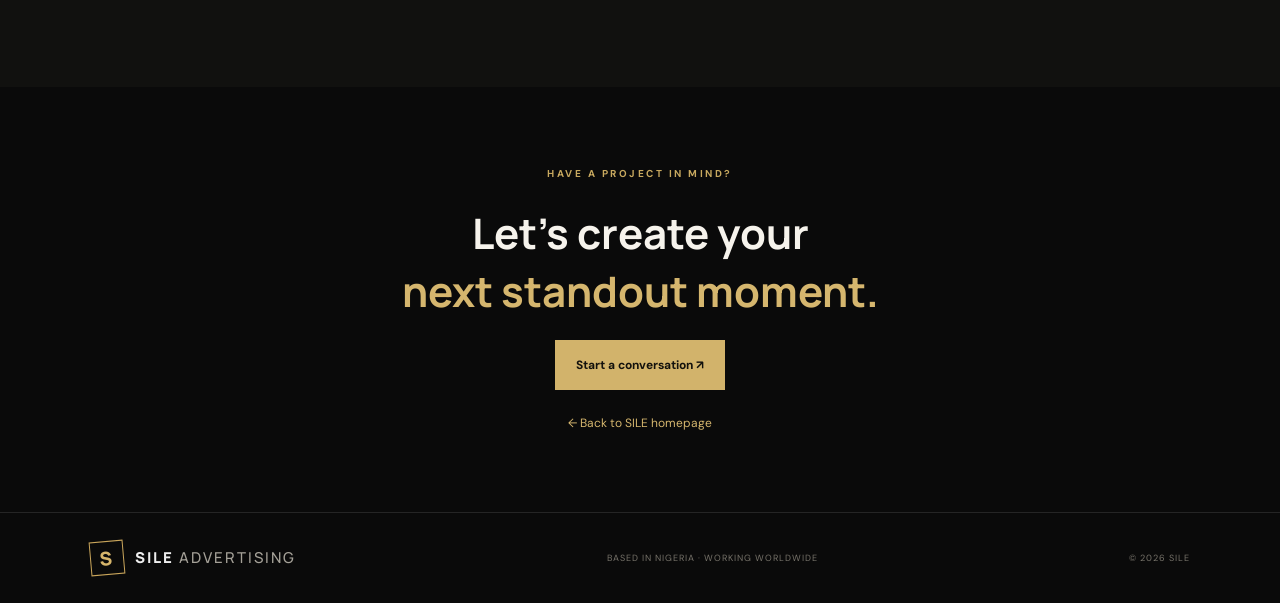
<file: fashion.html>
<!DOCTYPE html><html lang="en"><head><meta charset="UTF-8"><meta name="viewport" content="width=device-width, initial-scale=1"><meta name="description" content="SILE Advertising Fashion & lifestyle creative portfolio concepts."><meta name="theme-color" content="#090909"><title>Fashion & lifestyle — SILE Advertising</title><link rel="preconnect" href="https://fonts.googleapis.com"><link rel="preconnect" href="https://fonts.gstatic.com" crossorigin><link href="https://fonts.googleapis.com/css2?family=DM+Sans:wght@400;500;600;700&family=Manrope:wght@400;500;600;700;800&display=swap" rel="stylesheet"><link rel="stylesheet" href="styles.css"></head><body>
<header class="site-header"><a class="brand" href="index.html"><span class="brand-mark">S</span><span>SILE<span class="brand-light"> ADVERTISING</span></span></a><button class="menu-toggle" aria-label="Open menu" aria-expanded="false"><span></span><span></span></button><nav class="main-nav"><a href="index.html#work">All work</a><a href="index.html#services">What we do</a><a href="index.html#about">About</a><a href="https://wa.me/2348127817057?text=Hello%20SILE%20Advertising%2C%20I%27d%20like%20to%20discuss%20a%20project." class="nav-cta">Let's talk <span>↗</span></a></nav></header>
<main><section class="detail-hero"><p class="eyebrow">SILE / CREATIVE PORTFOLIO</p><h1>Give your style<br><em>a signature.</em></h1><p>Distinctive creative direction for clothing labels, accessories, boutiques, and lifestyle brands.</p></section><section class="detail-work"><p class="eyebrow">SELECTED CONCEPTS / FASHION & LIFESTYLE</p><div class="detail-grid"><article class="concept-card"><div class="concept-art" style="background:linear-gradient(135deg,#b8b8ad,#55594f);color:#fff"><span class="concept-tag">FORM / STUDIO</span><div class="big-type">LESS<br>NOISE.<br>MORE YOU.</div><div style="position:absolute;right:18px;bottom:15px;font:800 14px Manrope;letter-spacing:2px;opacity:.8">FORM<br>STUDIO</div></div><h3>Quiet confidence. Loud presence.</h3><p>An editorial fashion campaign concept using restrained layouts and strong typography.</p></article><article class="concept-card"><div class="concept-art" style="background:linear-gradient(135deg,#25212c,#8b546f);color:#fff"><span class="concept-tag">AFTER HOURS</span><div class="big-type">OWN<br>THE<br>NIGHT.</div><div style="position:absolute;right:18px;bottom:15px;font:800 14px Manrope;letter-spacing:2px;opacity:.8">AFTER<br>HOURS</div></div><h3>Dress like the moment is yours.</h3><p>A nightlife-inspired streetwear campaign with high contrast and confident attitude.</p></article><article class="concept-card"><div class="concept-art" style="background:linear-gradient(135deg,#d4b88a,#7c6041);color:#fff"><span class="concept-tag">SOLÉ ACCESSORIES</span><div class="big-type">DETAILS<br>MAKE THE<br>LOOK.</div><div style="position:absolute;right:18px;bottom:15px;font:800 14px Manrope;letter-spacing:2px;opacity:.8">SOLÉ</div></div><h3>The detail changes everything.</h3><p>A minimal accessories launch concept with warm metallic tones and elegant spacing.</p></article><article class="concept-card"><div class="concept-art" style="background:linear-gradient(135deg,#d0c8b6,#8b9a91);color:#fff"><span class="concept-tag">COMMON THREAD</span><div class="big-type">EVERYDAY,<br>REDEFINED.</div><div style="position:absolute;right:18px;bottom:15px;font:800 14px Manrope;letter-spacing:2px;opacity:.8">COMMON<br>THREAD</div></div><h3>Made to move with you.</h3><p>A relaxed lifestyle brand concept focused on everyday essentials and timeless design.</p></article></div><p class="concept-note">All brand names and campaign visuals on this page are fictional creative concepts created by SILE Advertising for portfolio demonstration.</p></section><section class="detail-cta"><p class="eyebrow">HAVE A PROJECT IN MIND?</p><h2>Let's create your<br><em>next standout moment.</em></h2><a class="button button-gold" href="https://wa.me/2348127817057?text=Hello%20SILE%20Advertising%2C%20I%27d%20like%20to%20start%20a%20project.">Start a conversation ↗</a><br><a class="back-link" href="index.html">← Back to SILE homepage</a></section></main><footer class="site-footer"><a class="brand" href="index.html"><span class="brand-mark">S</span><span>SILE<span class="brand-light"> ADVERTISING</span></span></a><span>BASED IN NIGERIA · WORKING WORLDWIDE</span><span>© <span id="year"></span> SILE</span></footer><script src="script.js"></script></body></html>
</file>
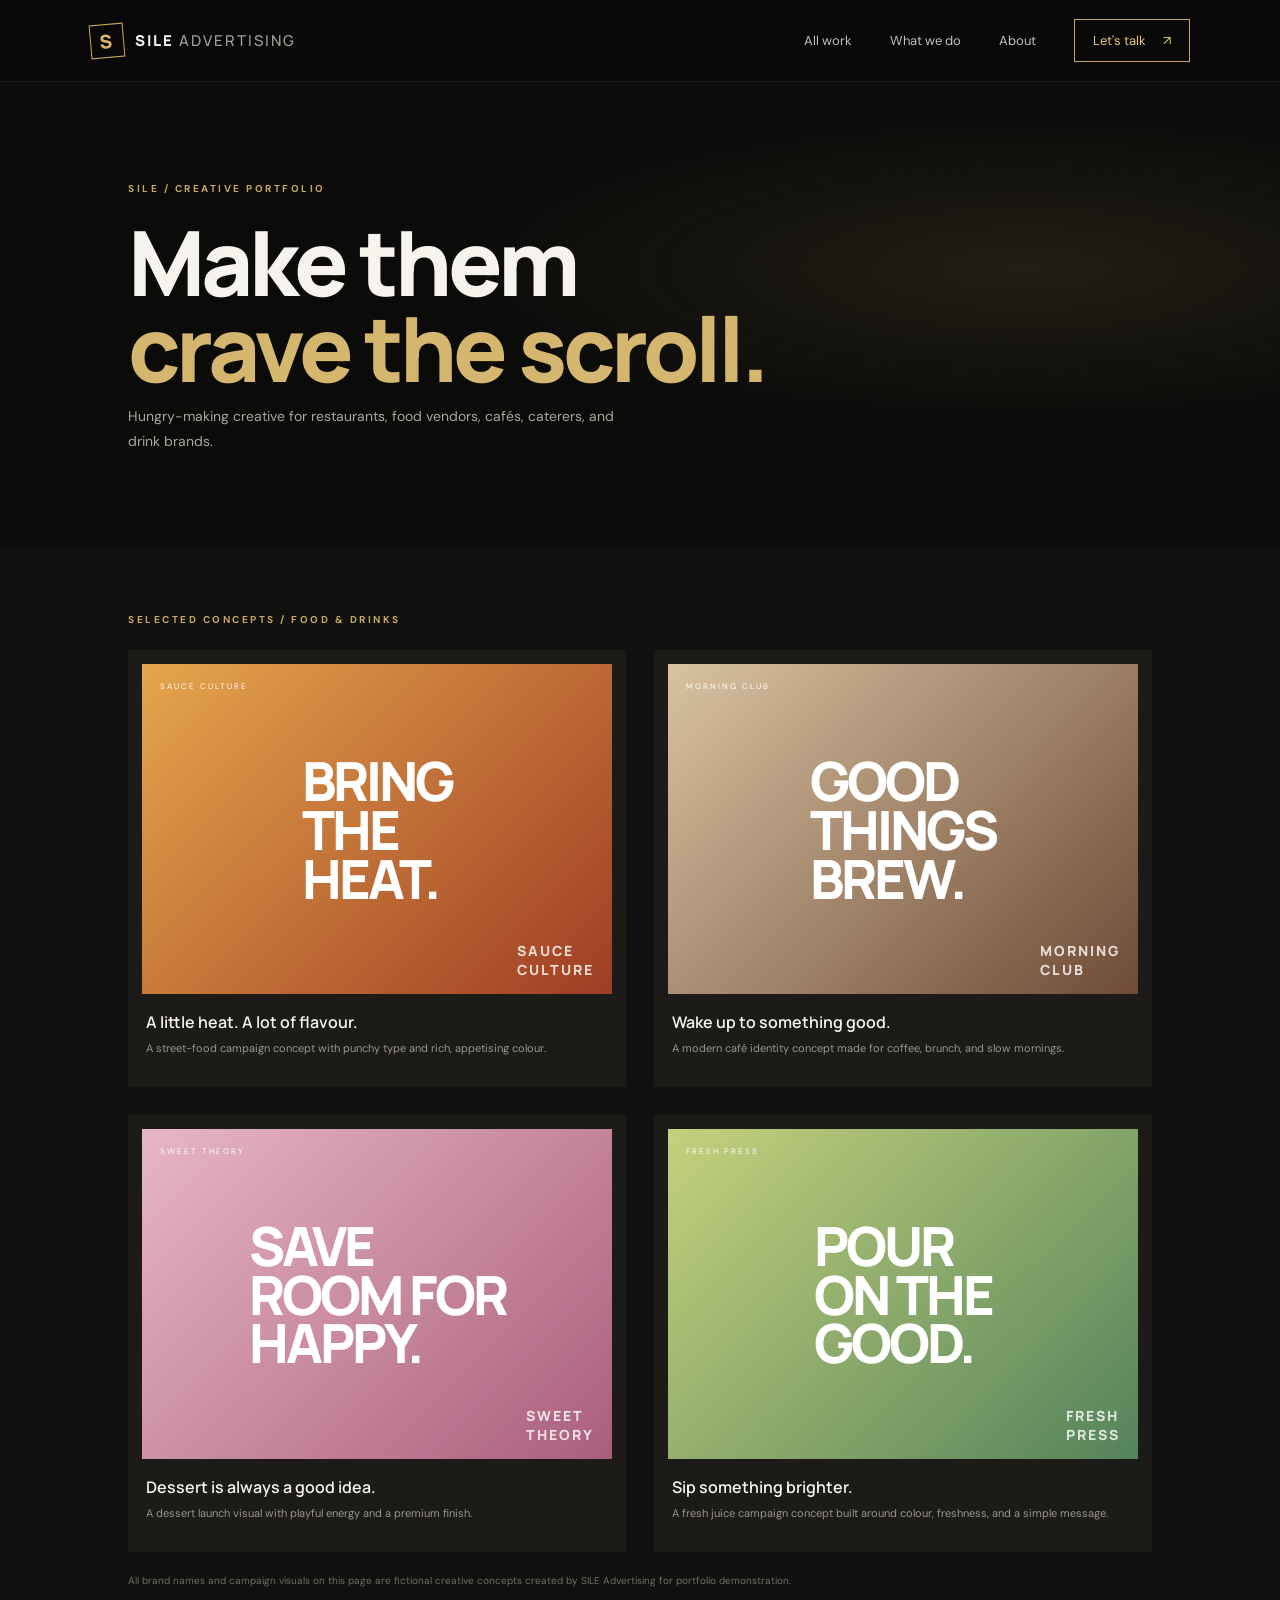
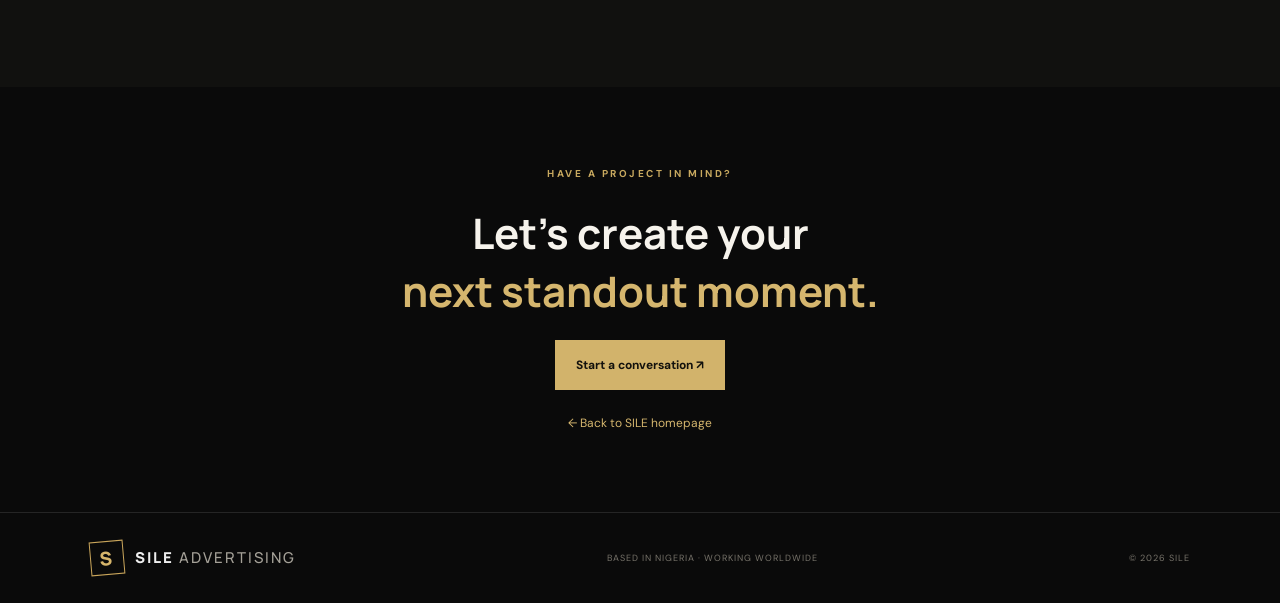
<file: food.html>
<!DOCTYPE html><html lang="en"><head><meta charset="UTF-8"><meta name="viewport" content="width=device-width, initial-scale=1"><meta name="description" content="SILE Advertising Food & drinks creative portfolio concepts."><meta name="theme-color" content="#090909"><title>Food & drinks — SILE Advertising</title><link rel="preconnect" href="https://fonts.googleapis.com"><link rel="preconnect" href="https://fonts.gstatic.com" crossorigin><link href="https://fonts.googleapis.com/css2?family=DM+Sans:wght@400;500;600;700&family=Manrope:wght@400;500;600;700;800&display=swap" rel="stylesheet"><link rel="stylesheet" href="styles.css"></head><body>
<header class="site-header"><a class="brand" href="index.html"><span class="brand-mark">S</span><span>SILE<span class="brand-light"> ADVERTISING</span></span></a><button class="menu-toggle" aria-label="Open menu" aria-expanded="false"><span></span><span></span></button><nav class="main-nav"><a href="index.html#work">All work</a><a href="index.html#services">What we do</a><a href="index.html#about">About</a><a href="https://wa.me/2348127817057?text=Hello%20SILE%20Advertising%2C%20I%27d%20like%20to%20discuss%20a%20project." class="nav-cta">Let's talk <span>↗</span></a></nav></header>
<main><section class="detail-hero"><p class="eyebrow">SILE / CREATIVE PORTFOLIO</p><h1>Make them<br><em>crave the scroll.</em></h1><p>Hungry-making creative for restaurants, food vendors, cafés, caterers, and drink brands.</p></section><section class="detail-work"><p class="eyebrow">SELECTED CONCEPTS / FOOD & DRINKS</p><div class="detail-grid"><article class="concept-card"><div class="concept-art" style="background:linear-gradient(135deg,#e5a64c,#9f3d24);color:#fff"><span class="concept-tag">SAUCE CULTURE</span><div class="big-type">BRING<br>THE<br>HEAT.</div><div style="position:absolute;right:18px;bottom:15px;font:800 14px Manrope;letter-spacing:2px;opacity:.8">SAUCE<br>CULTURE</div></div><h3>A little heat. A lot of flavour.</h3><p>A street-food campaign concept with punchy type and rich, appetising colour.</p></article><article class="concept-card"><div class="concept-art" style="background:linear-gradient(135deg,#d8c2a0,#6f4b36);color:#fff"><span class="concept-tag">MORNING CLUB</span><div class="big-type">GOOD<br>THINGS<br>BREW.</div><div style="position:absolute;right:18px;bottom:15px;font:800 14px Manrope;letter-spacing:2px;opacity:.8">MORNING<br>CLUB</div></div><h3>Wake up to something good.</h3><p>A modern café identity concept made for coffee, brunch, and slow mornings.</p></article><article class="concept-card"><div class="concept-art" style="background:linear-gradient(135deg,#e7b6c4,#a95f7c);color:#fff"><span class="concept-tag">SWEET THEORY</span><div class="big-type">SAVE<br>ROOM FOR<br>HAPPY.</div><div style="position:absolute;right:18px;bottom:15px;font:800 14px Manrope;letter-spacing:2px;opacity:.8">SWEET<br>THEORY</div></div><h3>Dessert is always a good idea.</h3><p>A dessert launch visual with playful energy and a premium finish.</p></article><article class="concept-card"><div class="concept-art" style="background:linear-gradient(135deg,#c4d17c,#54835b);color:#fff"><span class="concept-tag">FRESH PRESS</span><div class="big-type">POUR<br>ON THE<br>GOOD.</div><div style="position:absolute;right:18px;bottom:15px;font:800 14px Manrope;letter-spacing:2px;opacity:.8">FRESH<br>PRESS</div></div><h3>Sip something brighter.</h3><p>A fresh juice campaign concept built around colour, freshness, and a simple message.</p></article></div><p class="concept-note">All brand names and campaign visuals on this page are fictional creative concepts created by SILE Advertising for portfolio demonstration.</p></section><section class="detail-cta"><p class="eyebrow">HAVE A PROJECT IN MIND?</p><h2>Let's create your<br><em>next standout moment.</em></h2><a class="button button-gold" href="https://wa.me/2348127817057?text=Hello%20SILE%20Advertising%2C%20I%27d%20like%20to%20start%20a%20project.">Start a conversation ↗</a><br><a class="back-link" href="index.html">← Back to SILE homepage</a></section></main><footer class="site-footer"><a class="brand" href="index.html"><span class="brand-mark">S</span><span>SILE<span class="brand-light"> ADVERTISING</span></span></a><span>BASED IN NIGERIA · WORKING WORLDWIDE</span><span>© <span id="year"></span> SILE</span></footer><script src="script.js"></script></body></html>
</file>
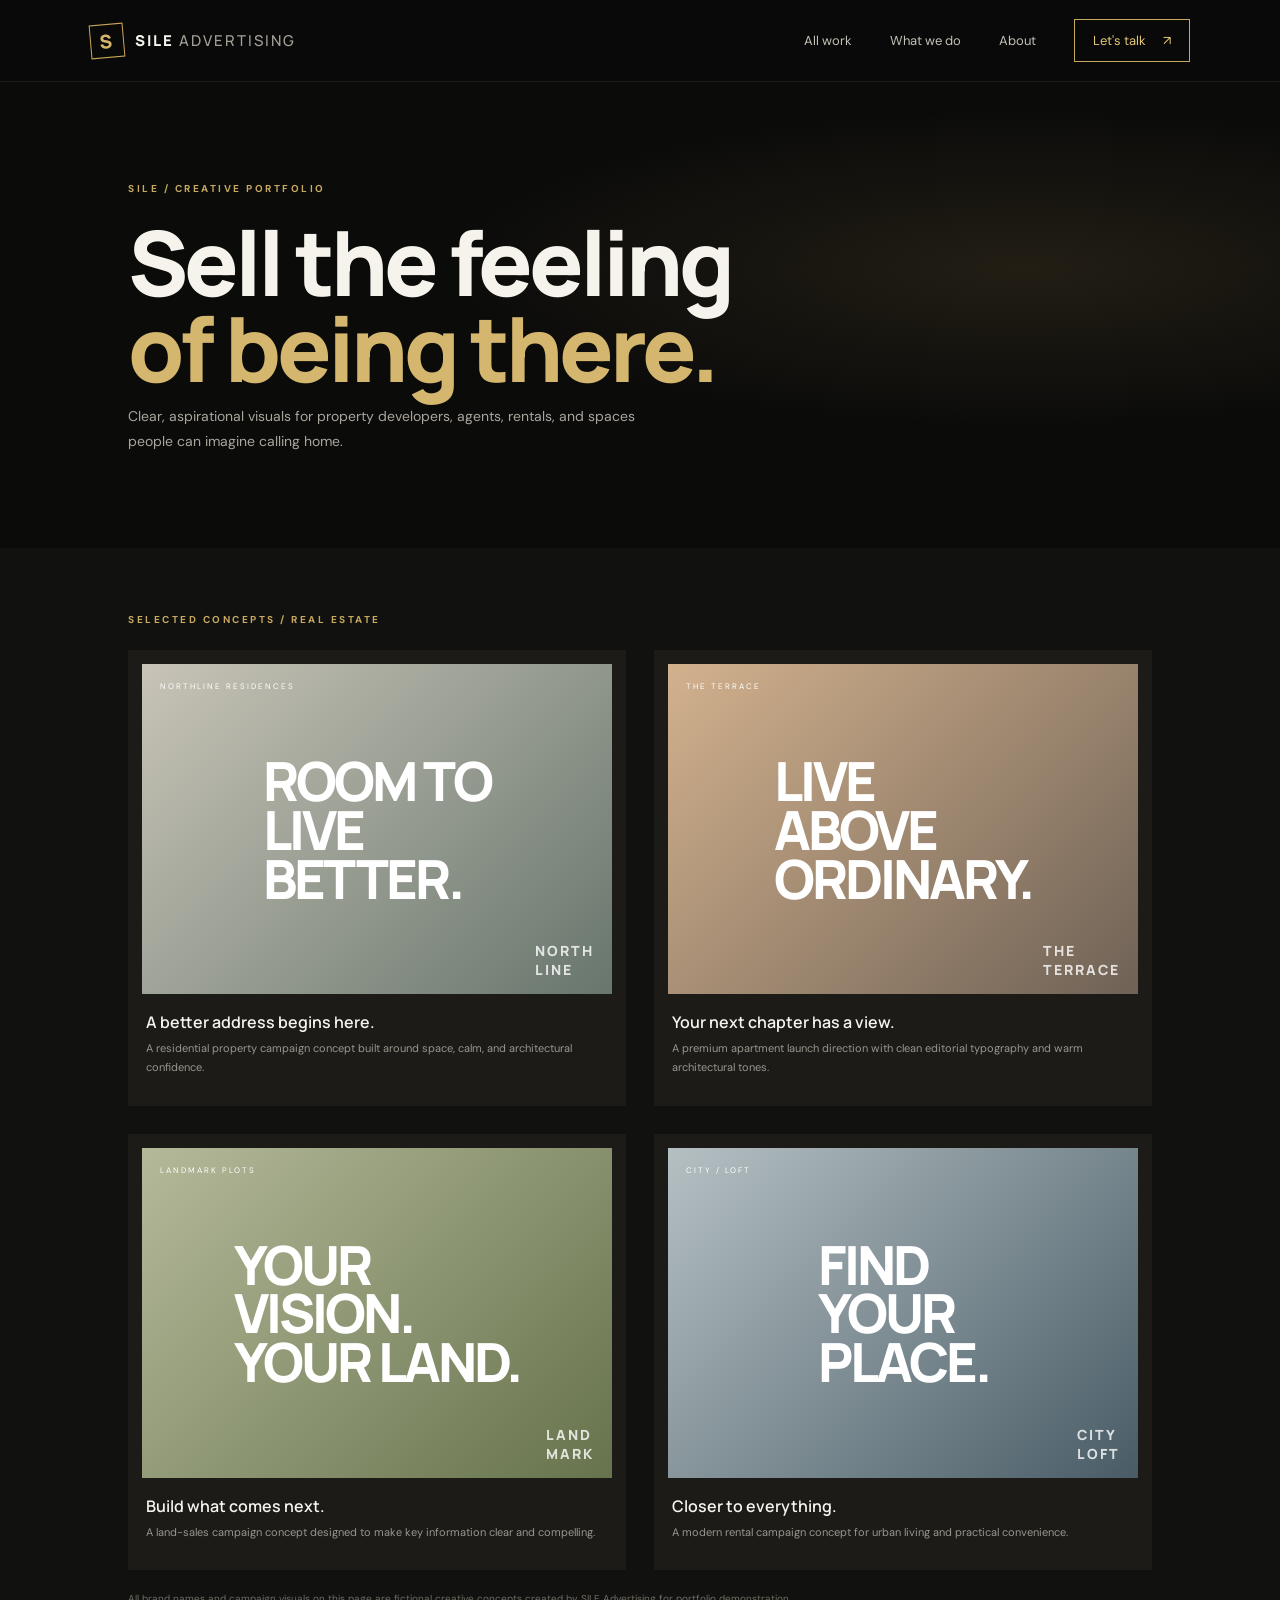
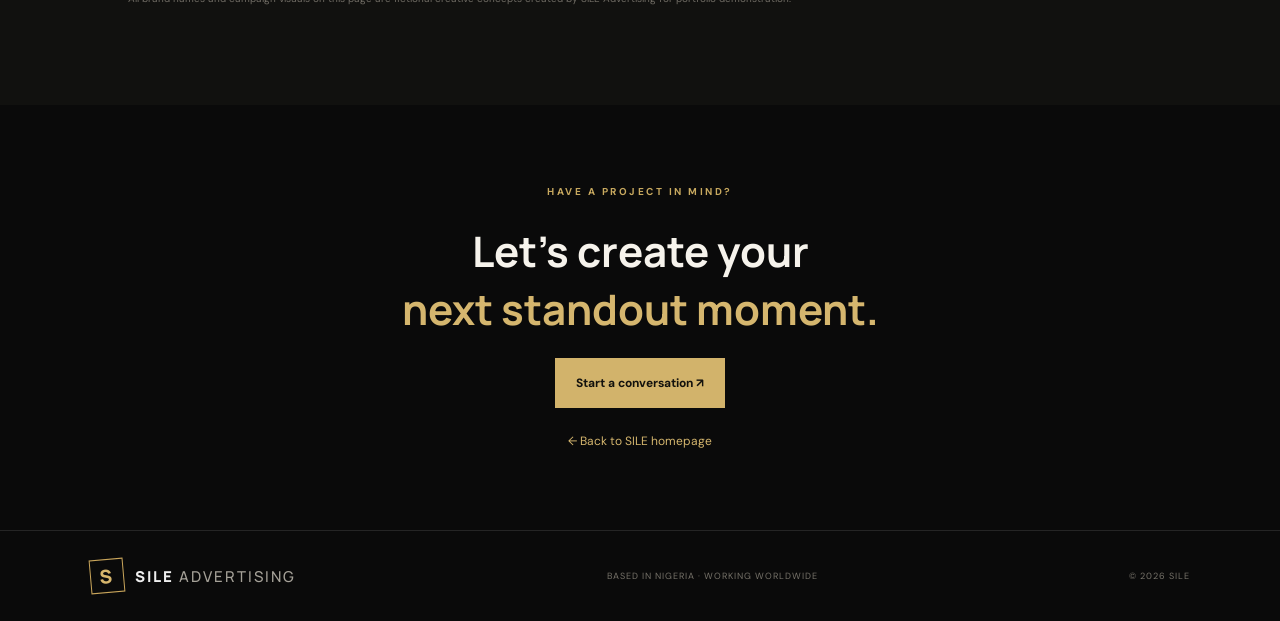
<file: real-estate.html>
<!DOCTYPE html><html lang="en"><head><meta charset="UTF-8"><meta name="viewport" content="width=device-width, initial-scale=1"><meta name="description" content="SILE Advertising Real estate creative portfolio concepts."><meta name="theme-color" content="#090909"><title>Real estate — SILE Advertising</title><link rel="preconnect" href="https://fonts.googleapis.com"><link rel="preconnect" href="https://fonts.gstatic.com" crossorigin><link href="https://fonts.googleapis.com/css2?family=DM+Sans:wght@400;500;600;700&family=Manrope:wght@400;500;600;700;800&display=swap" rel="stylesheet"><link rel="stylesheet" href="styles.css"></head><body>
<header class="site-header"><a class="brand" href="index.html"><span class="brand-mark">S</span><span>SILE<span class="brand-light"> ADVERTISING</span></span></a><button class="menu-toggle" aria-label="Open menu" aria-expanded="false"><span></span><span></span></button><nav class="main-nav"><a href="index.html#work">All work</a><a href="index.html#services">What we do</a><a href="index.html#about">About</a><a href="https://wa.me/2348127817057?text=Hello%20SILE%20Advertising%2C%20I%27d%20like%20to%20discuss%20a%20project." class="nav-cta">Let's talk <span>↗</span></a></nav></header>
<main><section class="detail-hero"><p class="eyebrow">SILE / CREATIVE PORTFOLIO</p><h1>Sell the feeling<br><em>of being there.</em></h1><p>Clear, aspirational visuals for property developers, agents, rentals, and spaces people can imagine calling home.</p></section><section class="detail-work"><p class="eyebrow">SELECTED CONCEPTS / REAL ESTATE</p><div class="detail-grid"><article class="concept-card"><div class="concept-art" style="background:linear-gradient(135deg,#c8c4b7,#68766d);color:#fff"><span class="concept-tag">NORTHLINE RESIDENCES</span><div class="big-type">ROOM TO<br>LIVE<br>BETTER.</div><div style="position:absolute;right:18px;bottom:15px;font:800 14px Manrope;letter-spacing:2px;opacity:.8">NORTH<br>LINE</div></div><h3>A better address begins here.</h3><p>A residential property campaign concept built around space, calm, and architectural confidence.</p></article><article class="concept-card"><div class="concept-art" style="background:linear-gradient(135deg,#d2b18d,#6f6256);color:#fff"><span class="concept-tag">THE TERRACE</span><div class="big-type">LIVE<br>ABOVE<br>ORDINARY.</div><div style="position:absolute;right:18px;bottom:15px;font:800 14px Manrope;letter-spacing:2px;opacity:.8">THE<br>TERRACE</div></div><h3>Your next chapter has a view.</h3><p>A premium apartment launch direction with clean editorial typography and warm architectural tones.</p></article><article class="concept-card"><div class="concept-art" style="background:linear-gradient(135deg,#b4b99a,#66734c);color:#fff"><span class="concept-tag">LANDMARK PLOTS</span><div class="big-type">YOUR<br>VISION.<br>YOUR LAND.</div><div style="position:absolute;right:18px;bottom:15px;font:800 14px Manrope;letter-spacing:2px;opacity:.8">LAND<br>MARK</div></div><h3>Build what comes next.</h3><p>A land-sales campaign concept designed to make key information clear and compelling.</p></article><article class="concept-card"><div class="concept-art" style="background:linear-gradient(135deg,#b5c0c3,#495c66);color:#fff"><span class="concept-tag">CITY / LOFT</span><div class="big-type">FIND<br>YOUR<br>PLACE.</div><div style="position:absolute;right:18px;bottom:15px;font:800 14px Manrope;letter-spacing:2px;opacity:.8">CITY<br>LOFT</div></div><h3>Closer to everything.</h3><p>A modern rental campaign concept for urban living and practical convenience.</p></article></div><p class="concept-note">All brand names and campaign visuals on this page are fictional creative concepts created by SILE Advertising for portfolio demonstration.</p></section><section class="detail-cta"><p class="eyebrow">HAVE A PROJECT IN MIND?</p><h2>Let's create your<br><em>next standout moment.</em></h2><a class="button button-gold" href="https://wa.me/2348127817057?text=Hello%20SILE%20Advertising%2C%20I%27d%20like%20to%20start%20a%20project.">Start a conversation ↗</a><br><a class="back-link" href="index.html">← Back to SILE homepage</a></section></main><footer class="site-footer"><a class="brand" href="index.html"><span class="brand-mark">S</span><span>SILE<span class="brand-light"> ADVERTISING</span></span></a><span>BASED IN NIGERIA · WORKING WORLDWIDE</span><span>© <span id="year"></span> SILE</span></footer><script src="script.js"></script></body></html>
</file>
<file: styles.css>
*{box-sizing:border-box}html{scroll-behavior:smooth;scroll-padding-top:90px}body{margin:0;background:#0a0a0a;color:#f6f3ec;font-family:"DM Sans",sans-serif}a{color:inherit;text-decoration:none}button{font:inherit}.site-header{height:82px;padding:0 7vw;display:flex;align-items:center;justify-content:space-between;border-bottom:1px solid #ffffff16;background:#090909;position:sticky;top:0;z-index:20}.brand{display:flex;align-items:center;gap:11px;font:800 15px Manrope,sans-serif;letter-spacing:2px}.brand-mark{width:34px;height:34px;border:1px solid #caa65b;color:#d7b66c;display:grid;place-items:center;font:800 19px Manrope;transform:rotate(-5deg)}.brand-light{font-weight:500;color:#a5a198}.main-nav{display:flex;align-items:center;gap:38px;font-size:13px;color:#c4c0b7}.main-nav a:hover,.text-link:hover{color:#e2c47e}.nav-cta{padding:12px 18px;border:1px solid #c7a65e;color:#e6c879}.nav-cta span{margin-left:14px}.menu-toggle{display:none;background:none;border:0}.hero{min-height:690px;padding:105px 7vw 65px;position:relative;overflow:hidden;display:grid;grid-template-columns:1fr 1fr;align-items:center;gap:4vw;background:radial-gradient(ellipse at 78% 48%,#5b48251e,transparent 42%),#0a0a0a}.hero-copy{position:relative;z-index:2;max-width:600px}.eyebrow{font-size:10px;letter-spacing:2.5px;color:#c8a95f;font-weight:700;margin:0 0 24px}.eyebrow i{display:inline-block;width:7px;height:7px;border-radius:50%;background:#d4b56c;margin-right:10px}.hero h1,.contact-section h2{font:800 clamp(54px,7vw,94px)/.99 Manrope,sans-serif;letter-spacing:-5px;margin:0}.hero h1 em,.section-heading h2 em,.intro h2 em,.about-copy h2 em,.contact-section h2 em{font-style:normal;color:#d6b66a}.hero-text{font-size:16px;line-height:1.8;color:#aaa69d;max-width:440px;margin:28px 0 30px}.hero-actions{display:flex;align-items:center;gap:30px}.button{display:inline-flex;align-items:center;gap:32px;padding:17px 21px;font-size:12px;font-weight:700}.button-gold{background:#d2b36b;color:#12110d}.button-gold:hover{background:#ecd18c;transform:translateY(-2px)}.text-link{font-size:12px;color:#e8e2d5}.hero-proof{display:flex;align-items:center;gap:14px;margin-top:58px;color:#89857d;font-size:10px;line-height:1.6}.hero-proof strong{color:#e4dfd4}.proof-avatars{display:flex}.proof-avatars b{width:27px;height:27px;border-radius:50%;border:1px solid #0a0a0a;background:#b89a59;color:#17140e;display:grid;place-items:center;margin-right:-7px;font-size:12px}.proof-avatars b:nth-child(2){background:#eee6d5}.proof-avatars b:nth-child(3){background:#4a4438;color:#fff}.hero-art{height:480px;position:relative;display:grid;place-items:center}.art-orbit{position:absolute;border:1px solid #c8a65b30;border-radius:50%;transform:rotate(-24deg)}.orbit-one{width:450px;height:290px}.orbit-two{width:520px;height:360px;transform:rotate(42deg)}.art-card{position:absolute;width:245px;height:330px;padding:23px;display:flex;flex-direction:column;justify-content:space-between;box-shadow:0 25px 70px #0009}.art-back{background:#bca36e;color:#18150f;transform:rotate(-12deg) translate(-55px,0);padding:27px}.art-back span,.art-card small,.mini-label{font-size:8px;letter-spacing:2px}.art-back b{font:800 56px/.88 Manrope;letter-spacing:-4px}.art-back small{font-weight:700}.art-front{background:linear-gradient(145deg,#27241d,#090909 72%);border:1px solid #bfa15d;transform:rotate(8deg) translate(55px,8px);z-index:2}.mini-label{color:#d3b66f}.art-symbol{font:800 115px/.8 Manrope;color:#d9bd7c;letter-spacing:-13px;margin:auto}.art-symbol span{color:#f5f0e6}.art-front strong{font:800 26px/.95 Manrope;letter-spacing:-1px}.art-front small{color:#b3a98e}.floating-tag{position:absolute;right:-1%;bottom:15%;background:#e1c47f;color:#16130c;padding:13px 17px;font-size:8px;letter-spacing:1px;transform:rotate(4deg);z-index:4}.floating-tag b{font-size:10px}.hero-bottom{position:absolute;bottom:25px;left:7vw;right:7vw;display:flex;justify-content:space-between;color:#69665f;font-size:9px;letter-spacing:2px}.section-pad{padding:110px 10vw}.intro{display:grid;grid-template-columns:.55fr 1.45fr;gap:7vw;border-top:1px solid #ffffff18}.intro h2,.section-heading h2,.about-copy h2{font:700 clamp(35px,4.5vw,58px)/1.1 Manrope;letter-spacing:-2.5px;margin:0}.intro-text{max-width:560px;color:#aaa69d;line-height:1.9;font-size:14px;margin:25px 0 0}.work-section{background:#11110f}.section-heading{display:flex;justify-content:space-between;align-items:end;margin-bottom:45px}.section-heading>p{color:#8d8980;font-size:12px;line-height:1.8}.category-grid{display:grid;grid-template-columns:repeat(3,1fr);gap:38px 22px}.category-tile{display:block;min-width:0}.tile-visual{height:300px;position:relative;overflow:hidden;display:flex;align-items:center;justify-content:center;transition:transform .35s}.category-tile:hover .tile-visual{transform:translateY(-6px)}.tile-index{position:absolute;top:16px;left:17px;font-size:9px;letter-spacing:2px;opacity:.65}.tile-meta{display:flex;justify-content:space-between;align-items:center;padding:17px 2px}.tile-meta h3{font:700 17px Manrope;margin:0 0 6px}.tile-meta p{font-size:11px;color:#89857c;margin:0}.tile-arrow{font-size:22px;color:#d3b46d}.concept-note{font-size:10px;color:#716d65;margin:22px 0 0}.tile-beauty .tile-visual{background:linear-gradient(130deg,#d9b5a9,#f1d9cb 52%,#ad7d73);color:#4a2b29}.beauty-stamp{position:absolute;left:25px;top:36px;font:800 28px/.85 Manrope;letter-spacing:-1px}.beauty-bottle{height:190px;width:82px;background:linear-gradient(90deg,#d9c3a7,#f7ead5,#c9a88c);border-radius:13px 13px 20px 20px;box-shadow:18px 18px 30px #5e393533;display:flex;flex-direction:column;justify-content:center;align-items:center;font:700 11px Manrope;letter-spacing:1px;transform:rotate(7deg);z-index:1}.beauty-bottle:before{content:"";position:absolute;width:30px;height:35px;background:#392c27;top:-30px;border-radius:4px 4px 0 0}.beauty-bottle small{font:8px "DM Sans";margin-top:8px}.tile-food .tile-visual{background:#d4a64e;color:#35220d}.food-word{font:800 53px/.82 Manrope;letter-spacing:-4px;z-index:2;transform:rotate(-7deg);margin-left:-55px}.food-word i{color:#fff0c6}.food-plate{position:absolute;width:220px;height:220px;border-radius:50%;background:radial-gradient(circle,#f1e7d1 0 42%,#fff9e8 43% 48%,#a94d2a 49% 52%,#f8e8c7 53% 61%,#51331d 62%);right:-40px;bottom:-45px;box-shadow:0 12px 30px #603b2855}.tile-fashion .tile-visual{background:#a8aaa0;color:#24261f}.fashion-word{font:800 47px/.82 Manrope;letter-spacing:-3px;z-index:2;align-self:flex-start;margin:54px 0 0 27px}.fashion-sun{position:absolute;width:190px;height:190px;border-radius:50%;background:#d5a66e;right:18px;top:32px;box-shadow:0 0 0 20px #d5a66e33}.tile-property .tile-visual{background:#d8d0bf;color:#34382f;justify-content:flex-start;align-items:flex-start;padding:35px}.property-kicker{position:absolute;top:30px;font-size:8px;letter-spacing:2px}.property-visual strong{font:800 39px/.9 Manrope;letter-spacing:-2px;margin-top:38px;z-index:2}.property-block{position:absolute;right:18px;bottom:-20px;width:145px;height:210px;background:linear-gradient(90deg,#6d776c,#313e36);clip-path:polygon(20% 0,100% 18%,100% 100%,0 100%,0 16%)}.tile-events .tile-visual{background:radial-gradient(circle at 50% 45%,#a94b30,#451b25 45%,#120d17 80%);color:#f5d5ad}.event-script{font:italic 46px/.95 Georgia;z-index:2;transform:rotate(-8deg);text-align:center}.event-glow{position:absolute;width:190px;height:190px;border-radius:50%;border:1px solid #edbd7c88;box-shadow:0 0 60px #ff9b4a55}.tile-tech .tile-visual{background:#c9d7d0;color:#172b29}.tech-grid{position:absolute;inset:0;background-image:linear-gradient(#365c5420 1px,transparent 1px),linear-gradient(90deg,#365c5420 1px,transparent 1px);background-size:24px 24px}.tech-title{font:800 48px/.9 Manrope;letter-spacing:-3px;z-index:2}.tech-title span{color:#1a8a72}.services-section{background:#0b0b0a}.service-list{margin-top:45px;border-top:1px solid #ffffff24}.service-row{display:grid;grid-template-columns:55px 1.1fr 1fr 25px;align-items:center;gap:20px;padding:24px 0;border-bottom:1px solid #ffffff24}.service-row>span{font-size:10px;color:#c5a65e}.service-row h3{font:600 19px Manrope;margin:0}.service-row p{font-size:12px;color:#918d84;margin:0}.service-row>b{font-size:20px;color:#c5a65e}.about-section{background:#171612;display:grid;grid-template-columns:.9fr 1.1fr;gap:10vw;align-items:center}.about-mark{height:350px;background:linear-gradient(145deg,#c5a461,#816638);color:#16130c;position:relative;padding:28px;display:flex;flex-direction:column;justify-content:space-between;overflow:hidden}.about-mark span{font:800 14px Manrope;letter-spacing:3px}.about-mark b{font:800 64px/.83 Manrope;letter-spacing:-5px;z-index:1}.about-mark i{font-style:normal;position:absolute;right:-35px;top:45px;font-size:260px;opacity:.12}.about-copy>p:not(.eyebrow){color:#aaa69d;font-size:13px;line-height:1.9;margin:25px 0}.founder-line{border-top:1px solid #ffffff2b;padding-top:18px;display:flex;flex-direction:column;gap:6px}.founder-line span,.founder-line small{font-size:9px;letter-spacing:1.5px;color:#8d887d}.founder-line strong{font:600 14px Manrope}.founder-line small{letter-spacing:0}.contact-section{text-align:center;background:radial-gradient(ellipse at center top,#5d49221c,transparent 55%),#0a0a0a}.contact-section .eyebrow{margin-bottom:25px}.contact-section h2{font-size:clamp(52px,8vw,94px)}.contact-section>p:not(.eyebrow){color:#9d998f;font-size:13px;margin:25px 0 30px}.contact-section .button{margin-bottom:60px}.contact-details{display:flex;justify-content:center;gap:35px;border-top:1px solid #ffffff20;padding-top:22px;color:#88847b;font-size:10px;letter-spacing:1px}.contact-details a{color:#d8c28e}.site-footer{padding:28px 7vw;border-top:1px solid #ffffff1c;display:flex;align-items:center;justify-content:space-between;color:#77736a;font-size:9px;letter-spacing:1px}.site-footer .brand{color:#eee}.detail-hero{padding:100px 10vw 80px;min-height:430px;display:flex;flex-direction:column;justify-content:center;background:radial-gradient(ellipse at 80% 40%,#c3a15c20,transparent 40%),#0b0b0a}.detail-hero h1{font:800 clamp(52px,8vw,90px)/.95 Manrope;letter-spacing:-4px;margin:0;max-width:850px}.detail-hero h1 em{font-style:normal;color:#d5b66e}.detail-hero p:last-child{max-width:520px;color:#aaa69d;line-height:1.8;font-size:14px}.detail-work{padding:65px 10vw 100px;background:#11110f}.detail-grid{display:grid;grid-template-columns:repeat(2,1fr);gap:28px}.concept-card{background:#1c1b18;padding:14px}.concept-art{height:330px;position:relative;overflow:hidden;display:flex;align-items:center;justify-content:center}.concept-art .big-type{font:800 54px/.9 Manrope;letter-spacing:-3px;z-index:2}.concept-card h3{font:600 16px Manrope;margin:17px 4px 6px}.concept-card p{font-size:11px;color:#9a968d;line-height:1.7;margin:0 4px 15px}.concept-tag{font-size:8px;letter-spacing:2px;position:absolute;top:17px;left:18px;z-index:3}.detail-cta{text-align:center;padding:80px 20px;background:#0a0a0a}.detail-cta h2{font:700 42px Manrope;margin:0 0 20px}.detail-cta h2 em{color:#d5b66e;font-style:normal}.back-link{display:inline-block;color:#d5b66e;font-size:12px;margin-top:25px}
@media(max-width:850px){.site-header{padding:0 6vw}.main-nav{gap:20px}.hero{padding:80px 6vw 75px;grid-template-columns:1fr;min-height:auto}.hero-art{height:410px;margin-top:15px}.hero-bottom{left:6vw;right:6vw}.section-pad{padding:80px 7vw}.category-grid{grid-template-columns:repeat(2,1fr)}.about-section{gap:6vw}.about-mark{height:300px}.about-mark b{font-size:53px}}
@media(max-width:600px){.site-header{height:70px}.menu-toggle{display:flex;flex-direction:column;gap:6px;padding:10px}.menu-toggle span{display:block;width:23px;height:1px;background:#e4d5b1}.main-nav{display:none;position:absolute;top:69px;left:0;right:0;background:#111;padding:25px 7vw 30px;flex-direction:column;align-items:stretch;gap:22px;border-bottom:1px solid #ffffff22}.main-nav.open{display:flex}.nav-cta{text-align:center}.hero{padding-top:70px}.hero h1{font-size:57px;letter-spacing:-3px}.hero-text{font-size:14px}.hero-art{height:340px;transform:scale(.85);margin:-5px -35px}.art-card{width:205px;height:280px}.art-back b{font-size:47px}.art-symbol{font-size:95px}.floating-tag{right:-4%;bottom:10%}.hero-bottom{font-size:7px;letter-spacing:1px;bottom:18px}.intro{grid-template-columns:1fr;gap:10px}.intro h2,.section-heading h2,.about-copy h2{font-size:38px}.section-heading{display:block}.section-heading>p{margin-top:15px}.category-grid{grid-template-columns:1fr;gap:25px}.tile-visual{height:280px}.service-row{grid-template-columns:28px 1fr 20px;gap:10px}.service-row h3{font-size:15px}.service-row p{grid-column:2;grid-row:2;margin-top:-4px;line-height:1.5}.service-row>b{grid-column:3;grid-row:1}.about-section{grid-template-columns:1fr;gap:38px}.about-mark{height:280px}.about-mark b{font-size:57px}.contact-section h2{font-size:57px;letter-spacing:-3px}.contact-details{flex-direction:column;gap:13px}.site-footer{flex-wrap:wrap;gap:18px}.site-footer>span:nth-child(2){display:none}.detail-hero{padding:75px 7vw 60px;min-height:370px}.detail-hero h1{font-size:55px}.detail-work{padding:50px 7vw 70px}.detail-grid{grid-template-columns:1fr}.concept-art{height:290px}.detail-cta h2{font-size:34px}}
</file>
